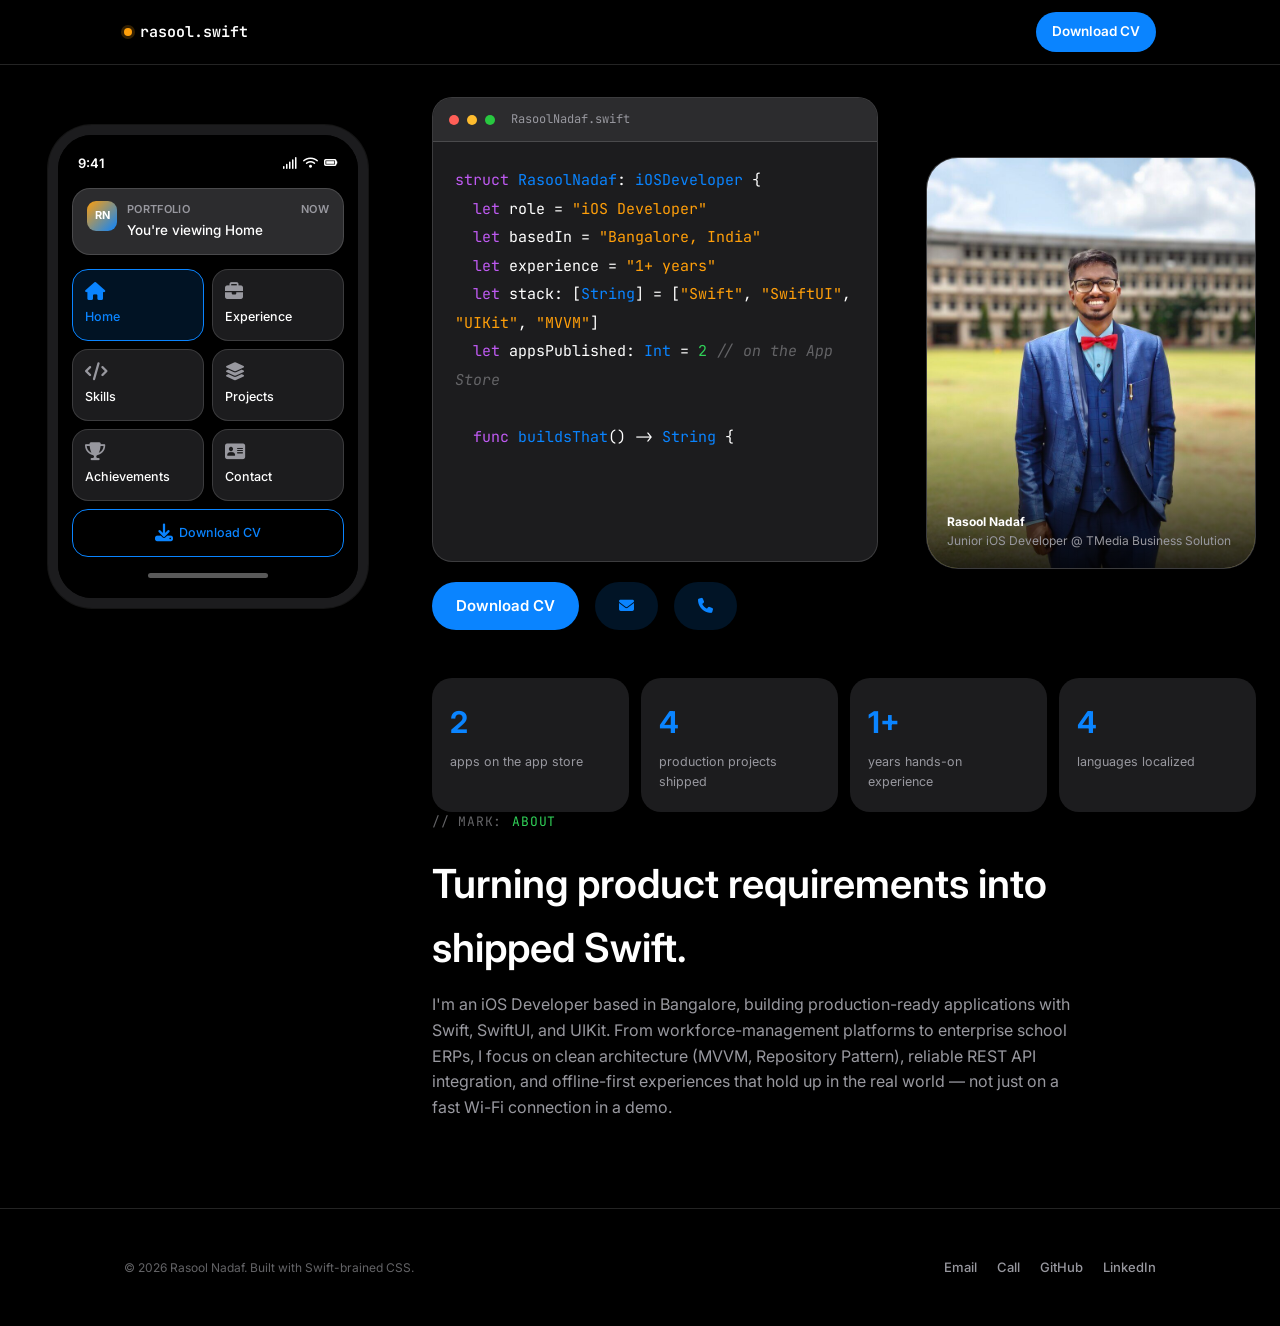
<file: index.html>
<!DOCTYPE html>
<html lang="en">
<head>
<meta charset="UTF-8">
<meta name="viewport" content="width=device-width, initial-scale=1.0">
<title>Rasool Nadaf — iOS Developer</title>
<meta name="description" content="iOS Developer specializing in Swift, SwiftUI &amp; UIKit. Building MazdoorBook, Vastu-Cite, and enterprise apps in production.">
<link rel="stylesheet" href="assets/css/style.css">
<link rel="stylesheet" href="https://cdnjs.cloudflare.com/ajax/libs/font-awesome/6.5.1/css/all.min.css">
</head>
<body>

<nav class="site-nav">
  <div class="wrap">
    <a href="index.html" class="nav-brand"><span class="dot"></span> rasool.swift</a>
    <div class="nav-right">
      <a href="assets/Rasool_Nadaf_Resume.pdf" download class="nav-cv"><span class="cv-full">Download CV</span><span class="cv-short">CV</span></a>
    </div>
  </div>
</nav>

<div class="page-shell">
<div class="phone-nav-wrap">
  <div class="phone-frame">
    <div class="phone-notch"></div>
    <div class="phone-screen">
      <div class="phone-statusbar">
        <span>9:41</span>
        <span class="phone-statusbar-icons"><i class="fa-solid fa-signal" aria-hidden="true"></i><i class="fa-solid fa-wifi" aria-hidden="true"></i><i class="fa-solid fa-battery-full" aria-hidden="true"></i></span>
      </div>
      <div class="phone-notification">
        <div class="notif-icon">RN</div>
        <div class="notif-body">
          <div class="notif-top"><span class="notif-app">Portfolio</span><span class="notif-time">now</span></div>
          <div class="notif-msg">You're viewing Home</div>
        </div>
      </div>
      <div class="phone-grid">
        <a href="index.html" class="phone-tile current"><i class="fa-solid fa-house" aria-hidden="true"></i><span>Home</span></a>
        <a href="experience.html" class="phone-tile"><i class="fa-solid fa-briefcase" aria-hidden="true"></i><span>Experience</span></a>
        <a href="skills.html" class="phone-tile"><i class="fa-solid fa-code" aria-hidden="true"></i><span>Skills</span></a>
        <a href="projects.html" class="phone-tile"><i class="fa-solid fa-layer-group" aria-hidden="true"></i><span>Projects</span></a>
        <a href="achievements.html" class="phone-tile"><i class="fa-solid fa-trophy" aria-hidden="true"></i><span>Achievements</span></a>
        <button type="button" class="phone-tile phone-tile-contact" data-contact-toggle aria-expanded="false" aria-controls="contactPanel"><i class="fa-solid fa-address-card" aria-hidden="true"></i><span>Contact</span></button>
        <a href="assets/Rasool_Nadaf_Resume.pdf" download class="phone-tile phone-tile-cv"><i class="fa-solid fa-download" aria-hidden="true"></i><span>Download CV</span></a>
      </div>
      <div class="phone-contact-panel" id="contactPanel" data-contact-panel hidden>
        <a href="mailto:rasoolnadaf2018@gmail.com" class="contact-icon contact-icon-mail" aria-label="Email"><i class="fa-solid fa-envelope" aria-hidden="true"></i></a>
        <a href="tel:+919353182445" class="contact-icon contact-icon-call" aria-label="Call"><i class="fa-solid fa-phone" aria-hidden="true"></i></a>
        <a href="https://www.linkedin.com/in/rasool-nadaf-2a7974299" target="_blank" rel="noopener" class="contact-icon contact-icon-linkedin" aria-label="LinkedIn"><i class="fa-brands fa-linkedin" aria-hidden="true"></i></a>
        <a href="https://github.com/Rasool-Nadaf" target="_blank" rel="noopener" class="contact-icon contact-icon-github" aria-label="GitHub"><i class="fa-brands fa-github" aria-hidden="true"></i></a>
      </div>
      <div class="phone-home-indicator"></div>
    </div>
  </div>
</div>

<div class="page-content">

<header class="hero wrap">
  <div class="hero-grid">
    <div class="hero-code reveal in">
      <div class="code-window">
        <div class="code-titlebar">
          <span class="traffic red"></span>
          <span class="traffic yellow"></span>
          <span class="traffic green"></span>
          <span class="filename">RasoolNadaf.swift</span>
        </div>
        <div class="code-body">
          <div data-type-line><span class="tok-kw">struct</span> <span class="tok-type">RasoolNadaf</span>: <span class="tok-type">iOSDeveloper</span> {</div>
          <div data-type-line>&nbsp;&nbsp;<span class="tok-kw">let</span> <span class="tok-prop">role</span> = <span class="tok-str">"iOS Developer"</span></div>
          <div data-type-line>&nbsp;&nbsp;<span class="tok-kw">let</span> <span class="tok-prop">basedIn</span> = <span class="tok-str">"Bangalore, India"</span></div>
          <div data-type-line>&nbsp;&nbsp;<span class="tok-kw">let</span> <span class="tok-prop">experience</span> = <span class="tok-str">"1+ years"</span></div>
          <div data-type-line>&nbsp;&nbsp;<span class="tok-kw">let</span> <span class="tok-prop">stack</span>: [<span class="tok-type">String</span>] = [<span class="tok-str">"Swift"</span>, <span class="tok-str">"SwiftUI"</span>, <span class="tok-str">"UIKit"</span>, <span class="tok-str">"MVVM"</span>]</div>
          <div data-type-line>&nbsp;&nbsp;<span class="tok-kw">let</span> <span class="tok-prop">appsPublished</span>: <span class="tok-type">Int</span> = <span class="tok-num">2</span> <span class="tok-com">// on the App Store</span></div>
          <div data-type-line>&nbsp;</div>
          <div data-type-line>&nbsp;&nbsp;<span class="tok-kw">func</span> <span class="tok-fn">buildsThat</span>() -> <span class="tok-type">String</span> {</div>
          <div data-type-line>&nbsp;&nbsp;&nbsp;&nbsp;<span class="tok-kw">return</span> <span class="tok-str">"ship, scale, and don't crash"</span><span class="type-cursor"></span></div>
          <div data-type-line>&nbsp;&nbsp;}</div>
          <div data-type-line>}</div>
        </div>
      </div>
      <div class="detail-actions" style="margin-top:20px;">
        <a href="assets/Rasool_Nadaf_Resume.pdf" download class="btn btn-primary">Download CV</a>
        <a href="mailto:rasoolnadaf2018@gmail.com" class="btn btn-ghost" aria-label="Email me" title="Email">
          <i class="fa fa-envelope"></i>
        </a>
        <a href="tel:+919353182445" class="btn btn-ghost" aria-label="Call me" title="Call">
          <i class="fa fa-phone"></i>
        </a>
      </div>
    </div>
    <div class="hero-photo-frame reveal in">
      <img src="assets/img/profile/photo1.jpg" alt="Rasool Nadaf">
      <div class="hero-caption">
        <strong>Rasool Nadaf</strong><br>
        Junior iOS Developer @ TMedia Business Solution
      </div>
    </div>
  </div>
</header>

<section class="stat-strip wrap reveal">
  <div class="stat">
    <div class="num">2</div>
    <div class="label">apps on the app store</div>
  </div>
  <div class="stat">
    <div class="num">4</div>
    <div class="label">production projects shipped</div>
  </div>
  <div class="stat">
    <div class="num">1+</div>
    <div class="label">years hands-on experience</div>
  </div>
  <div class="stat">
    <div class="num">4</div>
    <div class="label">languages localized</div>
  </div>
</section>

<section class="section wrap">
  <div class="mark-comment reveal">About</div>
  <div class="section-head reveal">
    <h2>Turning product requirements into shipped Swift.</h2>
    <p>
      I'm an iOS Developer based in Bangalore, building production-ready applications
      with Swift, SwiftUI, and UIKit. From workforce-management platforms to enterprise
      school ERPs, I focus on clean architecture (MVVM, Repository Pattern), reliable
      REST API integration, and offline-first experiences that hold up in the real world —
      not just on a fast Wi-Fi connection in a demo.
    </p>
  </div>
</section>

</div>
</div>

<footer class="site-footer">
  <div class="wrap">
    <div class="footer-note">© 2026 Rasool Nadaf. Built with Swift-brained CSS.</div>
    <div class="footer-links">
      <a href="mailto:rasoolnadaf2018@gmail.com">Email</a>
      <a href="tel:+919353182445">Call</a>
      <a href="https://github.com/Rasool-Nadaf" target="_blank" rel="noopener">GitHub</a>
      <a href="https://www.linkedin.com/in/rasool-nadaf-2a7974299" target="_blank" rel="noopener">LinkedIn</a>
    </div>
  </div>
</footer>

<script src="assets/js/main.js"></script>
</body>
</html>
</file>
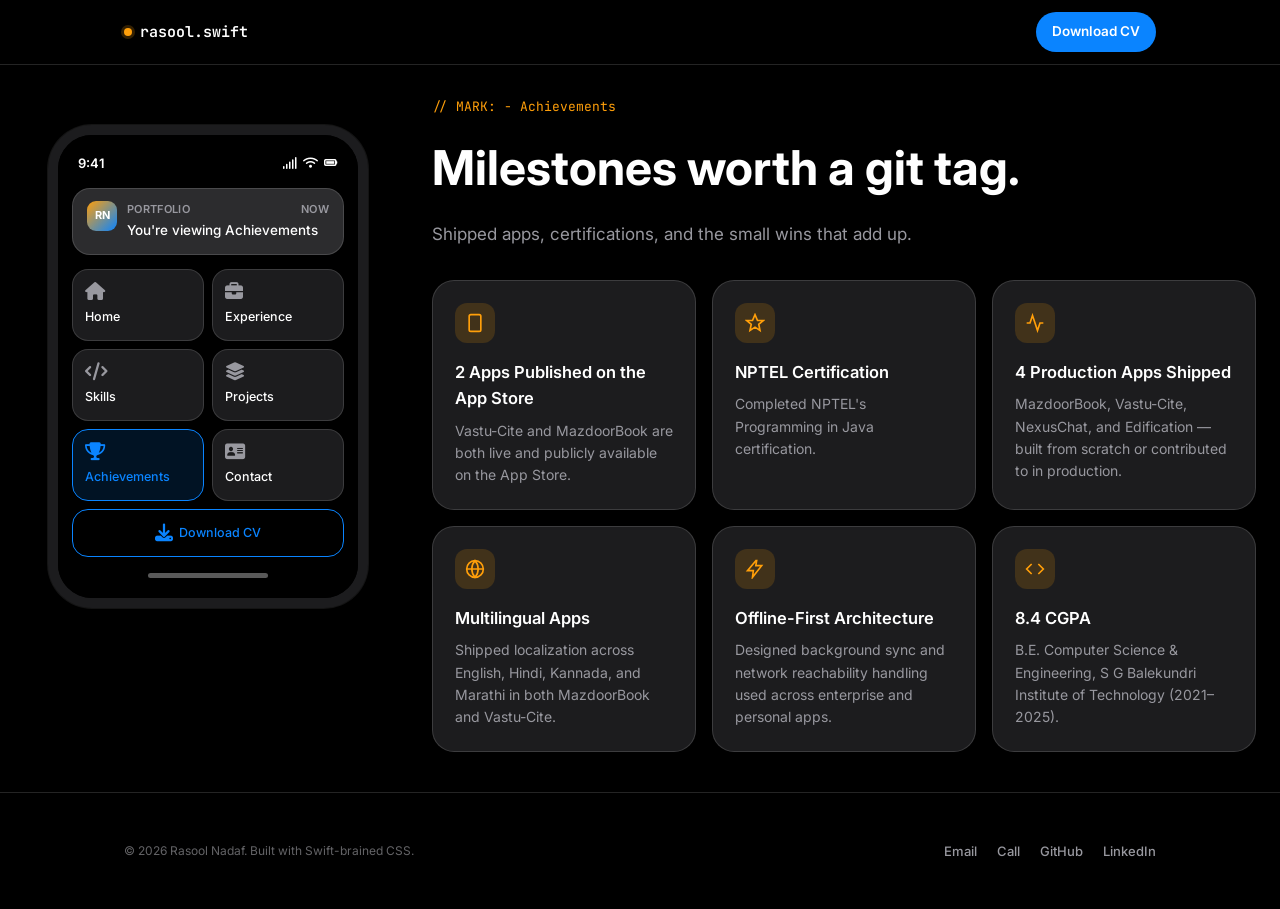
<file: achievements.html>
<!DOCTYPE html>
<html lang="en">
<head>
<meta charset="UTF-8">
<meta name="viewport" content="width=device-width, initial-scale=1.0">
<title>Achievements — Rasool Nadaf</title>
<link rel="stylesheet" href="assets/css/style.css">
<link rel="stylesheet" href="https://cdnjs.cloudflare.com/ajax/libs/font-awesome/6.5.1/css/all.min.css">
</head>
<body>

<nav class="site-nav">
  <div class="wrap">
    <a href="index.html" class="nav-brand"><span class="dot"></span> rasool.swift</a>
    <div class="nav-right">
      <a href="assets/Rasool_Nadaf_Resume.pdf" download class="nav-cv"><span class="cv-full">Download CV</span><span class="cv-short">CV</span></a>
    </div>
  </div>
</nav>

<div class="page-shell">
<div class="phone-nav-wrap">
  <div class="phone-frame">
    <div class="phone-notch"></div>
    <div class="phone-screen">
      <div class="phone-statusbar">
        <span>9:41</span>
        <span class="phone-statusbar-icons"><i class="fa-solid fa-signal" aria-hidden="true"></i><i class="fa-solid fa-wifi" aria-hidden="true"></i><i class="fa-solid fa-battery-full" aria-hidden="true"></i></span>
      </div>
      <div class="phone-notification">
        <div class="notif-icon">RN</div>
        <div class="notif-body">
          <div class="notif-top"><span class="notif-app">Portfolio</span><span class="notif-time">now</span></div>
          <div class="notif-msg">You're viewing Achievements</div>
        </div>
      </div>
      <div class="phone-grid">
        <a href="index.html" class="phone-tile"><i class="fa-solid fa-house" aria-hidden="true"></i><span>Home</span></a>
        <a href="experience.html" class="phone-tile"><i class="fa-solid fa-briefcase" aria-hidden="true"></i><span>Experience</span></a>
        <a href="skills.html" class="phone-tile"><i class="fa-solid fa-code" aria-hidden="true"></i><span>Skills</span></a>
        <a href="projects.html" class="phone-tile"><i class="fa-solid fa-layer-group" aria-hidden="true"></i><span>Projects</span></a>
        <a href="achievements.html" class="phone-tile current"><i class="fa-solid fa-trophy" aria-hidden="true"></i><span>Achievements</span></a>
        <button type="button" class="phone-tile phone-tile-contact" data-contact-toggle aria-expanded="false" aria-controls="contactPanel"><i class="fa-solid fa-address-card" aria-hidden="true"></i><span>Contact</span></button>
        <a href="assets/Rasool_Nadaf_Resume.pdf" download class="phone-tile phone-tile-cv"><i class="fa-solid fa-download" aria-hidden="true"></i><span>Download CV</span></a>
      </div>
      <div class="phone-contact-panel" id="contactPanel" data-contact-panel hidden>
        <a href="mailto:rasoolnadaf2018@gmail.com" class="contact-icon contact-icon-mail" aria-label="Email"><i class="fa-solid fa-envelope" aria-hidden="true"></i></a>
        <a href="tel:+919353182445" class="contact-icon contact-icon-call" aria-label="Call"><i class="fa-solid fa-phone" aria-hidden="true"></i></a>
        <a href="https://www.linkedin.com/in/rasool-nadaf-2a7974299" target="_blank" rel="noopener" class="contact-icon contact-icon-linkedin" aria-label="LinkedIn"><i class="fa-brands fa-linkedin" aria-hidden="true"></i></a>
        <a href="https://github.com/Rasool-Nadaf" target="_blank" rel="noopener" class="contact-icon contact-icon-github" aria-label="GitHub"><i class="fa-brands fa-github" aria-hidden="true"></i></a>
      </div>
      <div class="phone-home-indicator"></div>
    </div>
  </div>
</div>

<div class="page-content">

<header class="page-hero wrap">
  <div class="eyebrow reveal in">// MARK: - Achievements</div>
  <h1 class="reveal in">Milestones worth a git tag.</h1>
  <p class="lede reveal in">Shipped apps, certifications, and the small wins that add up.</p>
</header>

<section class="section wrap" style="padding-top:32px;">
  <div class="achieve-grid">

    <div class="achieve-card reveal">
      <div class="icon">
        <svg width="20" height="20" viewBox="0 0 24 24" fill="none" stroke="currentColor" stroke-width="2"><rect x="5" y="2" width="14" height="20" rx="2"/><path d="M12 18h.01"/></svg>
      </div>
      <h4>2 Apps Published on the App Store</h4>
      <p>Vastu-Cite and MazdoorBook are both live and publicly available on the App Store.</p>
    </div>

    <div class="achieve-card reveal">
      <div class="icon">
        <svg width="20" height="20" viewBox="0 0 24 24" fill="none" stroke="currentColor" stroke-width="2"><path d="M12 2l3 7h7l-5.5 4.5L18 21l-6-4-6 4 1.5-7.5L2 9h7z"/></svg>
      </div>
      <h4>NPTEL Certification</h4>
      <p>Completed NPTEL's Programming in Java certification.</p>
    </div>

    <div class="achieve-card reveal">
      <div class="icon">
        <svg width="20" height="20" viewBox="0 0 24 24" fill="none" stroke="currentColor" stroke-width="2"><path d="M22 12h-4l-3 9L9 3l-3 9H2"/></svg>
      </div>
      <h4>4 Production Apps Shipped</h4>
      <p>MazdoorBook, Vastu-Cite, NexusChat, and Edification — built from scratch or contributed to in production.</p>
    </div>

    <div class="achieve-card reveal">
      <div class="icon">
        <svg width="20" height="20" viewBox="0 0 24 24" fill="none" stroke="currentColor" stroke-width="2"><circle cx="12" cy="12" r="10"/><path d="M2 12h20M12 2a15 15 0 010 20 15 15 0 010-20z"/></svg>
      </div>
      <h4>Multilingual Apps</h4>
      <p>Shipped localization across English, Hindi, Kannada, and Marathi in both MazdoorBook and Vastu-Cite.</p>
    </div>

    <div class="achieve-card reveal">
      <div class="icon">
        <svg width="20" height="20" viewBox="0 0 24 24" fill="none" stroke="currentColor" stroke-width="2"><path d="M13 2L3 14h7l-1 8 11-14h-7l1-6z"/></svg>
      </div>
      <h4>Offline-First Architecture</h4>
      <p>Designed background sync and network reachability handling used across enterprise and personal apps.</p>
    </div>

    <div class="achieve-card reveal">
      <div class="icon">
        <svg width="20" height="20" viewBox="0 0 24 24" fill="none" stroke="currentColor" stroke-width="2"><path d="M16 18l6-6-6-6M8 6l-6 6 6 6"/></svg>
      </div>
      <h4>8.4 CGPA</h4>
      <p>B.E. Computer Science &amp; Engineering, S G Balekundri Institute of Technology (2021–2025).</p>
    </div>

  </div>
</section>

</div>
</div>

<footer class="site-footer">
  <div class="wrap">
    <div class="footer-note">© 2026 Rasool Nadaf. Built with Swift-brained CSS.</div>
    <div class="footer-links">
      <a href="mailto:rasoolnadaf2018@gmail.com">Email</a>
      <a href="tel:+919353182445">Call</a>
      <a href="https://github.com/Rasool-Nadaf" target="_blank" rel="noopener">GitHub</a>
      <a href="https://www.linkedin.com/in/rasool-nadaf-2a7974299" target="_blank" rel="noopener">LinkedIn</a>
    </div>
  </div>
</footer>

<script src="assets/js/main.js"></script>
</body>
</html>
</file>
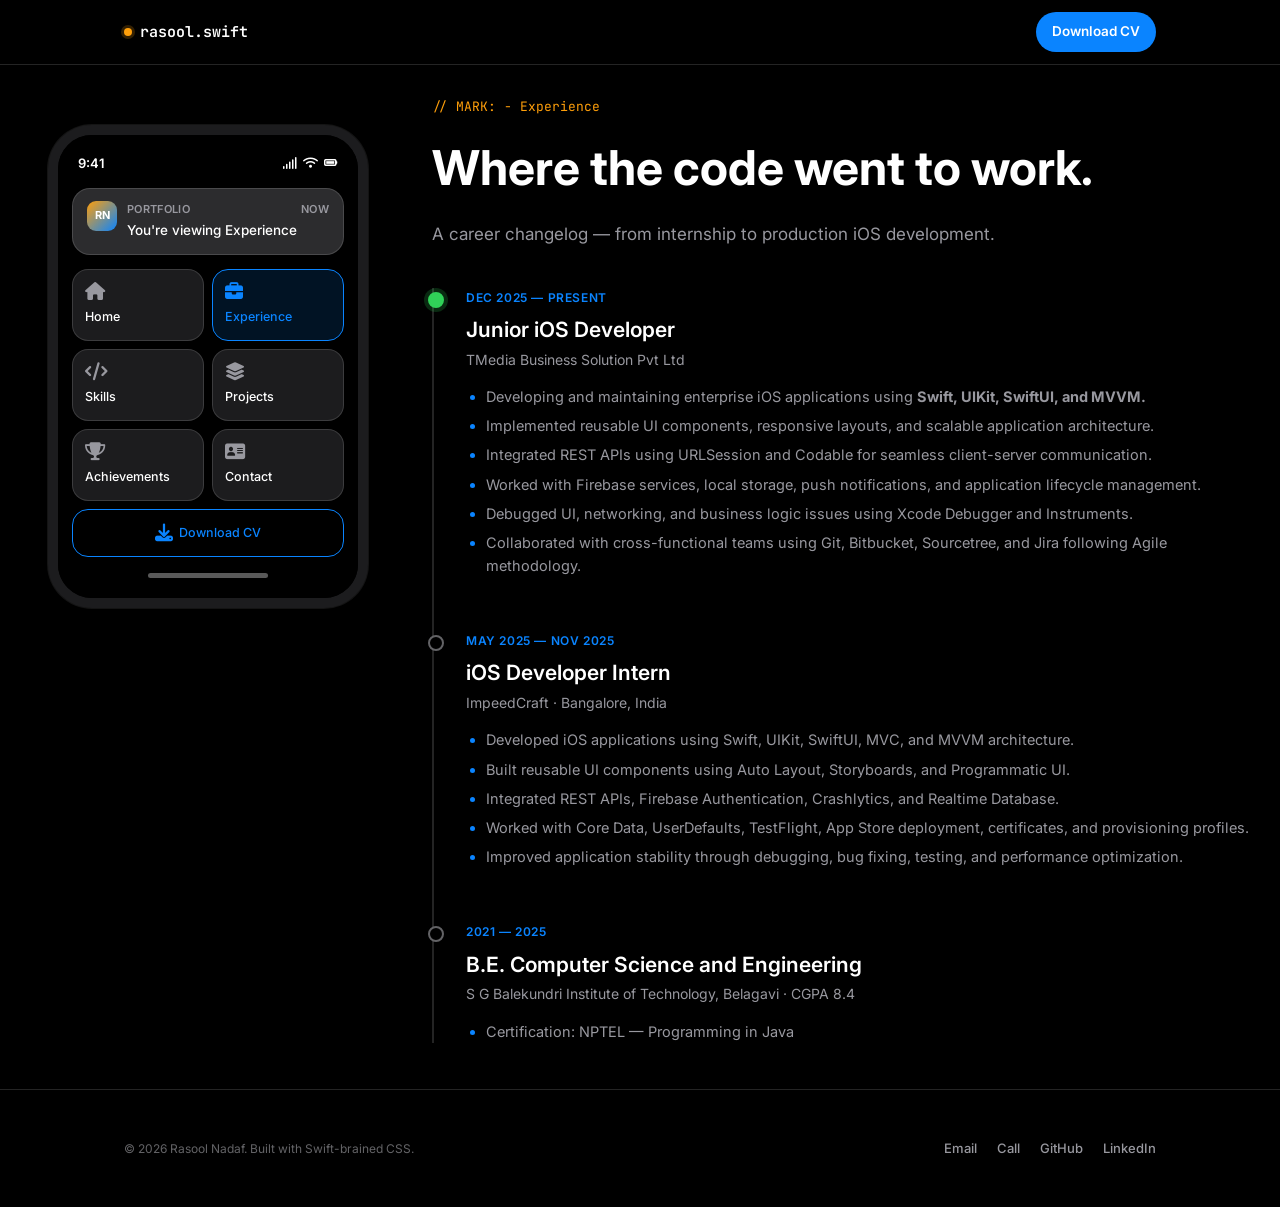
<file: experience.html>
<!DOCTYPE html>
<html lang="en">
<head>
<meta charset="UTF-8">
<meta name="viewport" content="width=device-width, initial-scale=1.0">
<title>Experience — Rasool Nadaf</title>
<link rel="stylesheet" href="assets/css/style.css">
<link rel="stylesheet" href="https://cdnjs.cloudflare.com/ajax/libs/font-awesome/6.5.1/css/all.min.css">
</head>
<body>

<nav class="site-nav">
  <div class="wrap">
    <a href="index.html" class="nav-brand"><span class="dot"></span> rasool.swift</a>
    <div class="nav-right">
      <a href="assets/Rasool_Nadaf_Resume.pdf" download class="nav-cv"><span class="cv-full">Download CV</span><span class="cv-short">CV</span></a>
    </div>
  </div>
</nav>

<div class="page-shell">
<div class="phone-nav-wrap">
  <div class="phone-frame">
    <div class="phone-notch"></div>
    <div class="phone-screen">
      <div class="phone-statusbar">
        <span>9:41</span>
        <span class="phone-statusbar-icons"><i class="fa-solid fa-signal" aria-hidden="true"></i><i class="fa-solid fa-wifi" aria-hidden="true"></i><i class="fa-solid fa-battery-full" aria-hidden="true"></i></span>
      </div>
      <div class="phone-notification">
        <div class="notif-icon">RN</div>
        <div class="notif-body">
          <div class="notif-top"><span class="notif-app">Portfolio</span><span class="notif-time">now</span></div>
          <div class="notif-msg">You're viewing Experience</div>
        </div>
      </div>
      <div class="phone-grid">
        <a href="index.html" class="phone-tile"><i class="fa-solid fa-house" aria-hidden="true"></i><span>Home</span></a>
        <a href="experience.html" class="phone-tile current"><i class="fa-solid fa-briefcase" aria-hidden="true"></i><span>Experience</span></a>
        <a href="skills.html" class="phone-tile"><i class="fa-solid fa-code" aria-hidden="true"></i><span>Skills</span></a>
        <a href="projects.html" class="phone-tile"><i class="fa-solid fa-layer-group" aria-hidden="true"></i><span>Projects</span></a>
        <a href="achievements.html" class="phone-tile"><i class="fa-solid fa-trophy" aria-hidden="true"></i><span>Achievements</span></a>
        <button type="button" class="phone-tile phone-tile-contact" data-contact-toggle aria-expanded="false" aria-controls="contactPanel"><i class="fa-solid fa-address-card" aria-hidden="true"></i><span>Contact</span></button>
        <a href="assets/Rasool_Nadaf_Resume.pdf" download class="phone-tile phone-tile-cv"><i class="fa-solid fa-download" aria-hidden="true"></i><span>Download CV</span></a>
      </div>
      <div class="phone-contact-panel" id="contactPanel" data-contact-panel hidden>
        <a href="mailto:rasoolnadaf2018@gmail.com" class="contact-icon contact-icon-mail" aria-label="Email"><i class="fa-solid fa-envelope" aria-hidden="true"></i></a>
        <a href="tel:+919353182445" class="contact-icon contact-icon-call" aria-label="Call"><i class="fa-solid fa-phone" aria-hidden="true"></i></a>
        <a href="https://www.linkedin.com/in/rasool-nadaf-2a7974299" target="_blank" rel="noopener" class="contact-icon contact-icon-linkedin" aria-label="LinkedIn"><i class="fa-brands fa-linkedin" aria-hidden="true"></i></a>
        <a href="https://github.com/Rasool-Nadaf" target="_blank" rel="noopener" class="contact-icon contact-icon-github" aria-label="GitHub"><i class="fa-brands fa-github" aria-hidden="true"></i></a>
      </div>
      <div class="phone-home-indicator"></div>
    </div>
  </div>
</div>

<div class="page-content">

<header class="page-hero wrap">
  <div class="eyebrow reveal in">// MARK: - Experience</div>
  <h1 class="reveal in">Where the code went to work.</h1>
  <p class="lede reveal in">A career changelog — from internship to production iOS development.</p>
</header>

<section class="section wrap" style="padding-top:40px;">
  <div class="timeline">

    <div class="timeline-item current reveal">
      <div class="timeline-date">Dec 2025 — Present</div>
      <h3>Junior iOS Developer</h3>
      <div class="org">TMedia Business Solution Pvt Ltd</div>
      <ul>
        <li>Developing and maintaining enterprise iOS applications using <strong>Swift, UIKit, SwiftUI, and MVVM.</strong></li>
        <li>Implemented reusable UI components, responsive layouts, and scalable application architecture.</li>
        <li>Integrated REST APIs using URLSession and Codable for seamless client-server communication.</li>
        <li>Worked with Firebase services, local storage, push notifications, and application lifecycle management.</li>
        <li>Debugged UI, networking, and business logic issues using Xcode Debugger and Instruments.</li>
        <li>Collaborated with cross-functional teams using Git, Bitbucket, Sourcetree, and Jira following Agile methodology.</li>
      </ul>
    </div>

    <div class="timeline-item reveal">
      <div class="timeline-date">May 2025 — Nov 2025</div>
      <h3>iOS Developer Intern</h3>
      <div class="org">ImpeedCraft · Bangalore, India</div>
      <ul>
        <li>Developed iOS applications using Swift, UIKit, SwiftUI, MVC, and MVVM architecture.</li>
        <li>Built reusable UI components using Auto Layout, Storyboards, and Programmatic UI.</li>
        <li>Integrated REST APIs, Firebase Authentication, Crashlytics, and Realtime Database.</li>
        <li>Worked with Core Data, UserDefaults, TestFlight, App Store deployment, certificates, and provisioning profiles.</li>
        <li>Improved application stability through debugging, bug fixing, testing, and performance optimization.</li>
      </ul>
    </div>

    <div class="timeline-item reveal">
      <div class="timeline-date">2021 — 2025</div>
      <h3>B.E. Computer Science and Engineering</h3>
      <div class="org">S G Balekundri Institute of Technology, Belagavi · CGPA 8.4</div>
      <ul>
        <li>Certification: NPTEL — Programming in Java</li>
      </ul>
    </div>

  </div>
</section>

</div>
</div>

<footer class="site-footer">
  <div class="wrap">
    <div class="footer-note">© 2026 Rasool Nadaf. Built with Swift-brained CSS.</div>
    <div class="footer-links">
      <a href="mailto:rasoolnadaf2018@gmail.com">Email</a>
      <a href="tel:+919353182445">Call</a>
      <a href="https://github.com/Rasool-Nadaf" target="_blank" rel="noopener">GitHub</a>
      <a href="https://www.linkedin.com/in/rasool-nadaf-2a7974299" target="_blank" rel="noopener">LinkedIn</a>
    </div>
  </div>
</footer>

<script src="assets/js/main.js"></script>
</body>
</html>
</file>
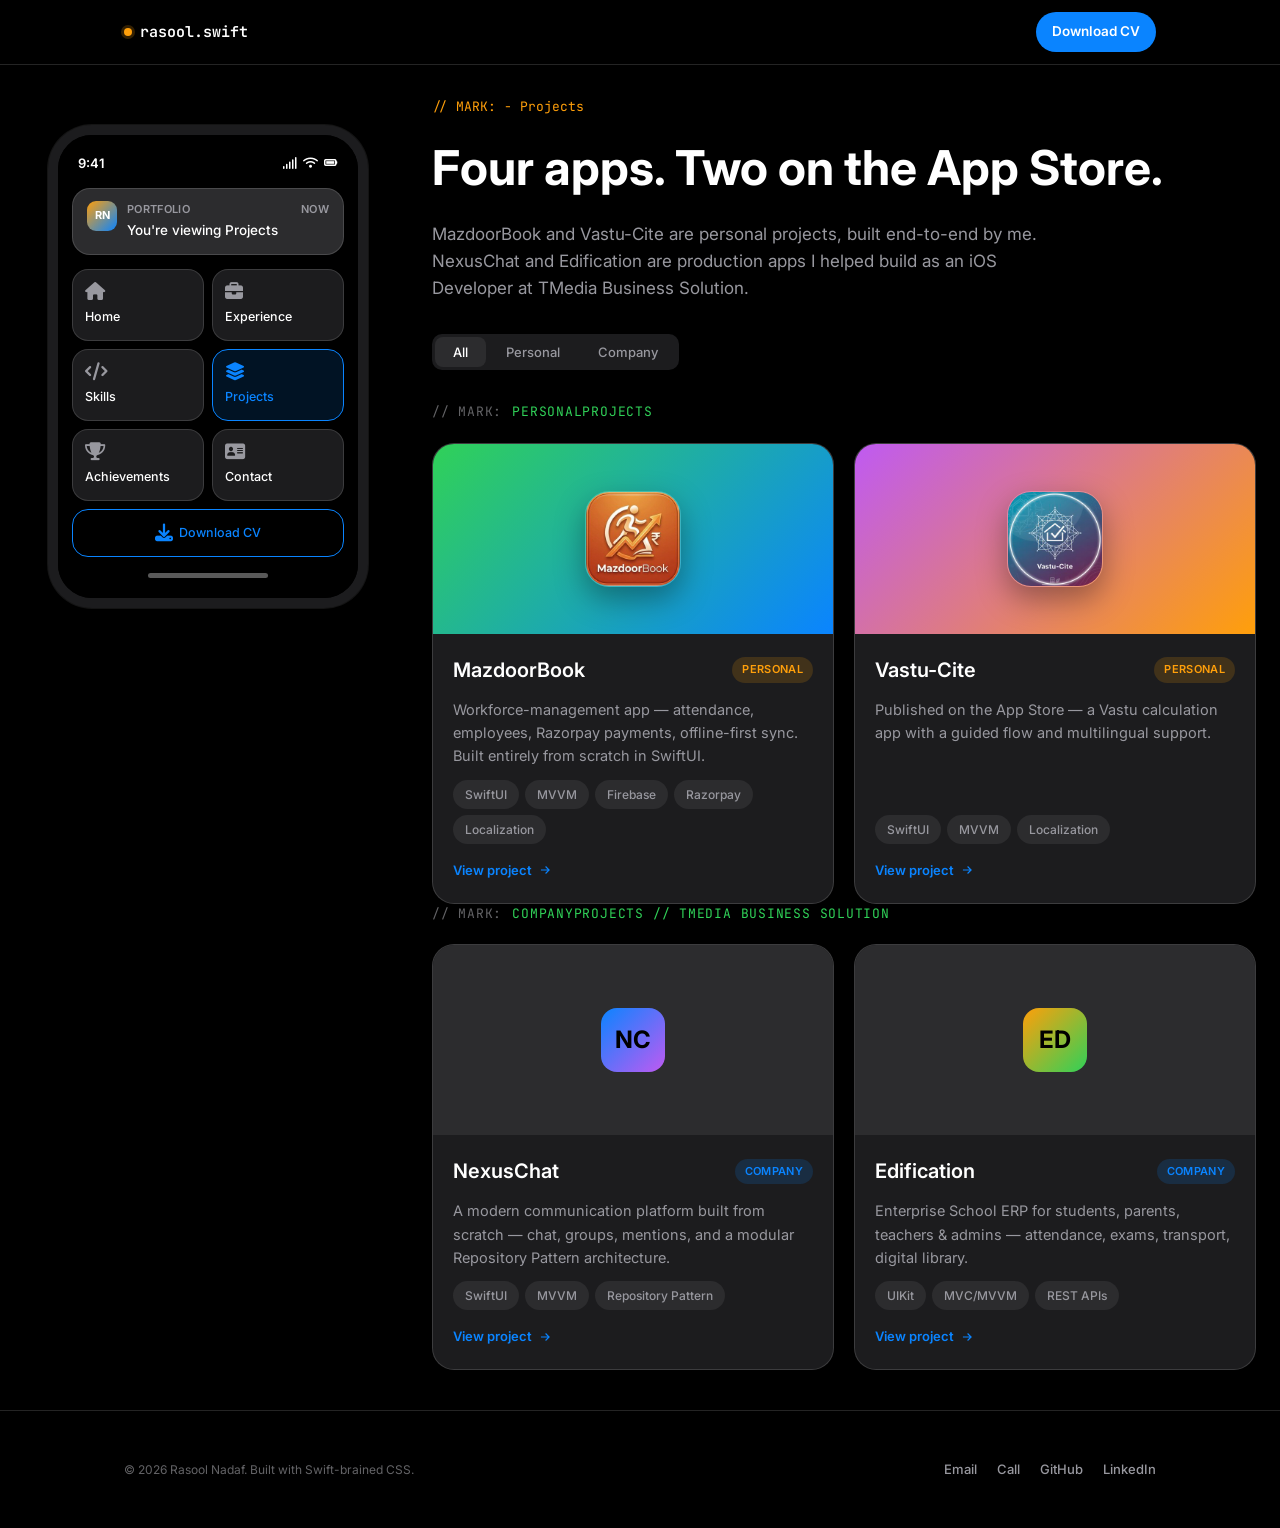
<file: projects.html>
<!DOCTYPE html>
<html lang="en">
<head>
<meta charset="UTF-8">
<meta name="viewport" content="width=device-width, initial-scale=1.0">
<title>Projects — Rasool Nadaf</title>
<link rel="stylesheet" href="assets/css/style.css">
<link rel="stylesheet" href="https://cdnjs.cloudflare.com/ajax/libs/font-awesome/6.5.1/css/all.min.css">
</head>
<body>

<nav class="site-nav">
  <div class="wrap">
    <a href="index.html" class="nav-brand"><span class="dot"></span> rasool.swift</a>
    <div class="nav-right">
      <a href="assets/Rasool_Nadaf_Resume.pdf" download class="nav-cv"><span class="cv-full">Download CV</span><span class="cv-short">CV</span></a>
    </div>
  </div>
</nav>

<div class="page-shell">
<div class="phone-nav-wrap">
  <div class="phone-frame">
    <div class="phone-notch"></div>
    <div class="phone-screen">
      <div class="phone-statusbar">
        <span>9:41</span>
        <span class="phone-statusbar-icons"><i class="fa-solid fa-signal" aria-hidden="true"></i><i class="fa-solid fa-wifi" aria-hidden="true"></i><i class="fa-solid fa-battery-full" aria-hidden="true"></i></span>
      </div>
      <div class="phone-notification">
        <div class="notif-icon">RN</div>
        <div class="notif-body">
          <div class="notif-top"><span class="notif-app">Portfolio</span><span class="notif-time">now</span></div>
          <div class="notif-msg">You're viewing Projects</div>
        </div>
      </div>
      <div class="phone-grid">
        <a href="index.html" class="phone-tile"><i class="fa-solid fa-house" aria-hidden="true"></i><span>Home</span></a>
        <a href="experience.html" class="phone-tile"><i class="fa-solid fa-briefcase" aria-hidden="true"></i><span>Experience</span></a>
        <a href="skills.html" class="phone-tile"><i class="fa-solid fa-code" aria-hidden="true"></i><span>Skills</span></a>
        <a href="projects.html" class="phone-tile current"><i class="fa-solid fa-layer-group" aria-hidden="true"></i><span>Projects</span></a>
        <a href="achievements.html" class="phone-tile"><i class="fa-solid fa-trophy" aria-hidden="true"></i><span>Achievements</span></a>
        <button type="button" class="phone-tile phone-tile-contact" data-contact-toggle aria-expanded="false" aria-controls="contactPanel"><i class="fa-solid fa-address-card" aria-hidden="true"></i><span>Contact</span></button>
        <a href="assets/Rasool_Nadaf_Resume.pdf" download class="phone-tile phone-tile-cv"><i class="fa-solid fa-download" aria-hidden="true"></i><span>Download CV</span></a>
      </div>
      <div class="phone-contact-panel" id="contactPanel" data-contact-panel hidden>
        <a href="mailto:rasoolnadaf2018@gmail.com" class="contact-icon contact-icon-mail" aria-label="Email"><i class="fa-solid fa-envelope" aria-hidden="true"></i></a>
        <a href="tel:+919353182445" class="contact-icon contact-icon-call" aria-label="Call"><i class="fa-solid fa-phone" aria-hidden="true"></i></a>
        <a href="https://www.linkedin.com/in/rasool-nadaf-2a7974299" target="_blank" rel="noopener" class="contact-icon contact-icon-linkedin" aria-label="LinkedIn"><i class="fa-brands fa-linkedin" aria-hidden="true"></i></a>
        <a href="https://github.com/Rasool-Nadaf" target="_blank" rel="noopener" class="contact-icon contact-icon-github" aria-label="GitHub"><i class="fa-brands fa-github" aria-hidden="true"></i></a>
      </div>
      <div class="phone-home-indicator"></div>
    </div>
  </div>
</div>

<div class="page-content">

<header class="page-hero wrap">
  <div class="eyebrow reveal in">// MARK: - Projects</div>
  <h1 class="reveal in">Four apps. Two on the App Store.</h1>
  <p class="lede reveal in">MazdoorBook and Vastu-Cite are personal projects, built end-to-end by me. NexusChat and Edification are production apps I helped build as an iOS Developer at TMedia Business Solution.</p>
</header>

<section class="wrap" style="padding-top:32px;">
  <div class="segmented-control reveal in" role="tablist" aria-label="Filter projects">
    <button class="segment active" data-filter="all">All</button>
    <button class="segment" data-filter="personal">Personal</button>
    <button class="segment" data-filter="company">Company</button>
  </div>
</section>

<section class="section wrap" style="padding-top:0;" data-category="personal">
  <div class="mark-comment reveal">personalProjects</div>
  <div class="project-grid">

    <a href="projects/mazdoorbook.html" class="project-card reveal">
      <div class="thumb thumb-app-icon" style="background:linear-gradient(135deg, var(--mint), var(--signal));">
        <img src="assets/img/mazdoorbook/icon.jpg" alt="MazdoorBook app icon">
      </div>
      <div class="body">
        <h3>MazdoorBook <span class="badge badge-personal">Personal</span></h3>
        <p class="desc">Workforce-management app — attendance, employees, Razorpay payments, offline-first sync. Built entirely from scratch in SwiftUI.</p>
        <div class="tag-row">
          <span class="tag">SwiftUI</span><span class="tag">MVVM</span><span class="tag">Firebase</span><span class="tag">Razorpay</span><span class="tag">Localization</span>
        </div>
        <span class="card-link">View project <svg width="14" height="14" viewBox="0 0 24 24" fill="none" stroke="currentColor" stroke-width="2"><path d="M5 12h14M13 6l6 6-6 6"/></svg></span>
      </div>
    </a>

    <a href="projects/vastu-cite.html" class="project-card reveal">
      <div class="thumb thumb-app-icon" style="background:linear-gradient(135deg, var(--mauve), var(--swift));">
        <img src="assets/img/vastu-cite/icon.jpg" alt="Vastu-Cite app icon">
      </div>
      <div class="body">
        <h3>Vastu-Cite <span class="badge badge-personal">Personal</span></h3>
        <p class="desc">Published on the App Store — a Vastu calculation app with a guided flow and multilingual support.</p>
        <div class="tag-row">
          <span class="tag">SwiftUI</span><span class="tag">MVVM</span><span class="tag">Localization</span>
        </div>
        <span class="card-link">View project <svg width="14" height="14" viewBox="0 0 24 24" fill="none" stroke="currentColor" stroke-width="2"><path d="M5 12h14M13 6l6 6-6 6"/></svg></span>
      </div>
    </a>
  </div>
</section>

<section class="section wrap" style="padding-top:0;" data-category="company">
  <div class="mark-comment reveal">companyProjects // TMedia Business Solution</div>
  <div class="project-grid">

    <a href="projects/nexuschat.html" class="project-card reveal">
      <div class="thumb thumb-icon-row" style="justify-content:center;">
        <div style="width:64px;height:64px;border-radius:16px;background:linear-gradient(135deg, var(--signal), var(--mauve));display:flex;align-items:center;justify-content:center;font-family:var(--font-display);font-weight:700;font-size:24px;color:var(--ink);">NC</div>
      </div>
      <div class="body">
        <h3>NexusChat <span class="badge badge-company">Company</span></h3>
        <p class="desc">A modern communication platform built from scratch — chat, groups, mentions, and a modular Repository Pattern architecture.</p>
        <div class="tag-row">
          <span class="tag">SwiftUI</span><span class="tag">MVVM</span><span class="tag">Repository Pattern</span>
        </div>
        <span class="card-link">View project <svg width="14" height="14" viewBox="0 0 24 24" fill="none" stroke="currentColor" stroke-width="2"><path d="M5 12h14M13 6l6 6-6 6"/></svg></span>
      </div>
    </a>

    <a href="projects/edification.html" class="project-card reveal">
      <div class="thumb thumb-icon-row" style="justify-content:center;">
        <div style="width:64px;height:64px;border-radius:16px;background:linear-gradient(135deg, var(--swift), var(--mint));display:flex;align-items:center;justify-content:center;font-family:var(--font-display);font-weight:700;font-size:24px;color:var(--ink);">ED</div>
      </div>
      <div class="body">
        <h3>Edification <span class="badge badge-company">Company</span></h3>
        <p class="desc">Enterprise School ERP for students, parents, teachers &amp; admins — attendance, exams, transport, digital library.</p>
        <div class="tag-row">
          <span class="tag">UIKit</span><span class="tag">MVC/MVVM</span><span class="tag">REST APIs</span>
        </div>
        <span class="card-link">View project <svg width="14" height="14" viewBox="0 0 24 24" fill="none" stroke="currentColor" stroke-width="2"><path d="M5 12h14M13 6l6 6-6 6"/></svg></span>
      </div>
    </a>
  </div>
</section>

</div>
</div>

<footer class="site-footer">
  <div class="wrap">
    <div class="footer-note">© 2026 Rasool Nadaf. Built with Swift-brained CSS.</div>
    <div class="footer-links">
      <a href="mailto:rasoolnadaf2018@gmail.com">Email</a>
      <a href="tel:+919353182445">Call</a>
      <a href="https://github.com/Rasool-Nadaf" target="_blank" rel="noopener">GitHub</a>
      <a href="https://www.linkedin.com/in/rasool-nadaf-2a7974299" target="_blank" rel="noopener">LinkedIn</a>
    </div>
  </div>
</footer>

<script src="assets/js/main.js"></script>
</body>
</html>
</file>
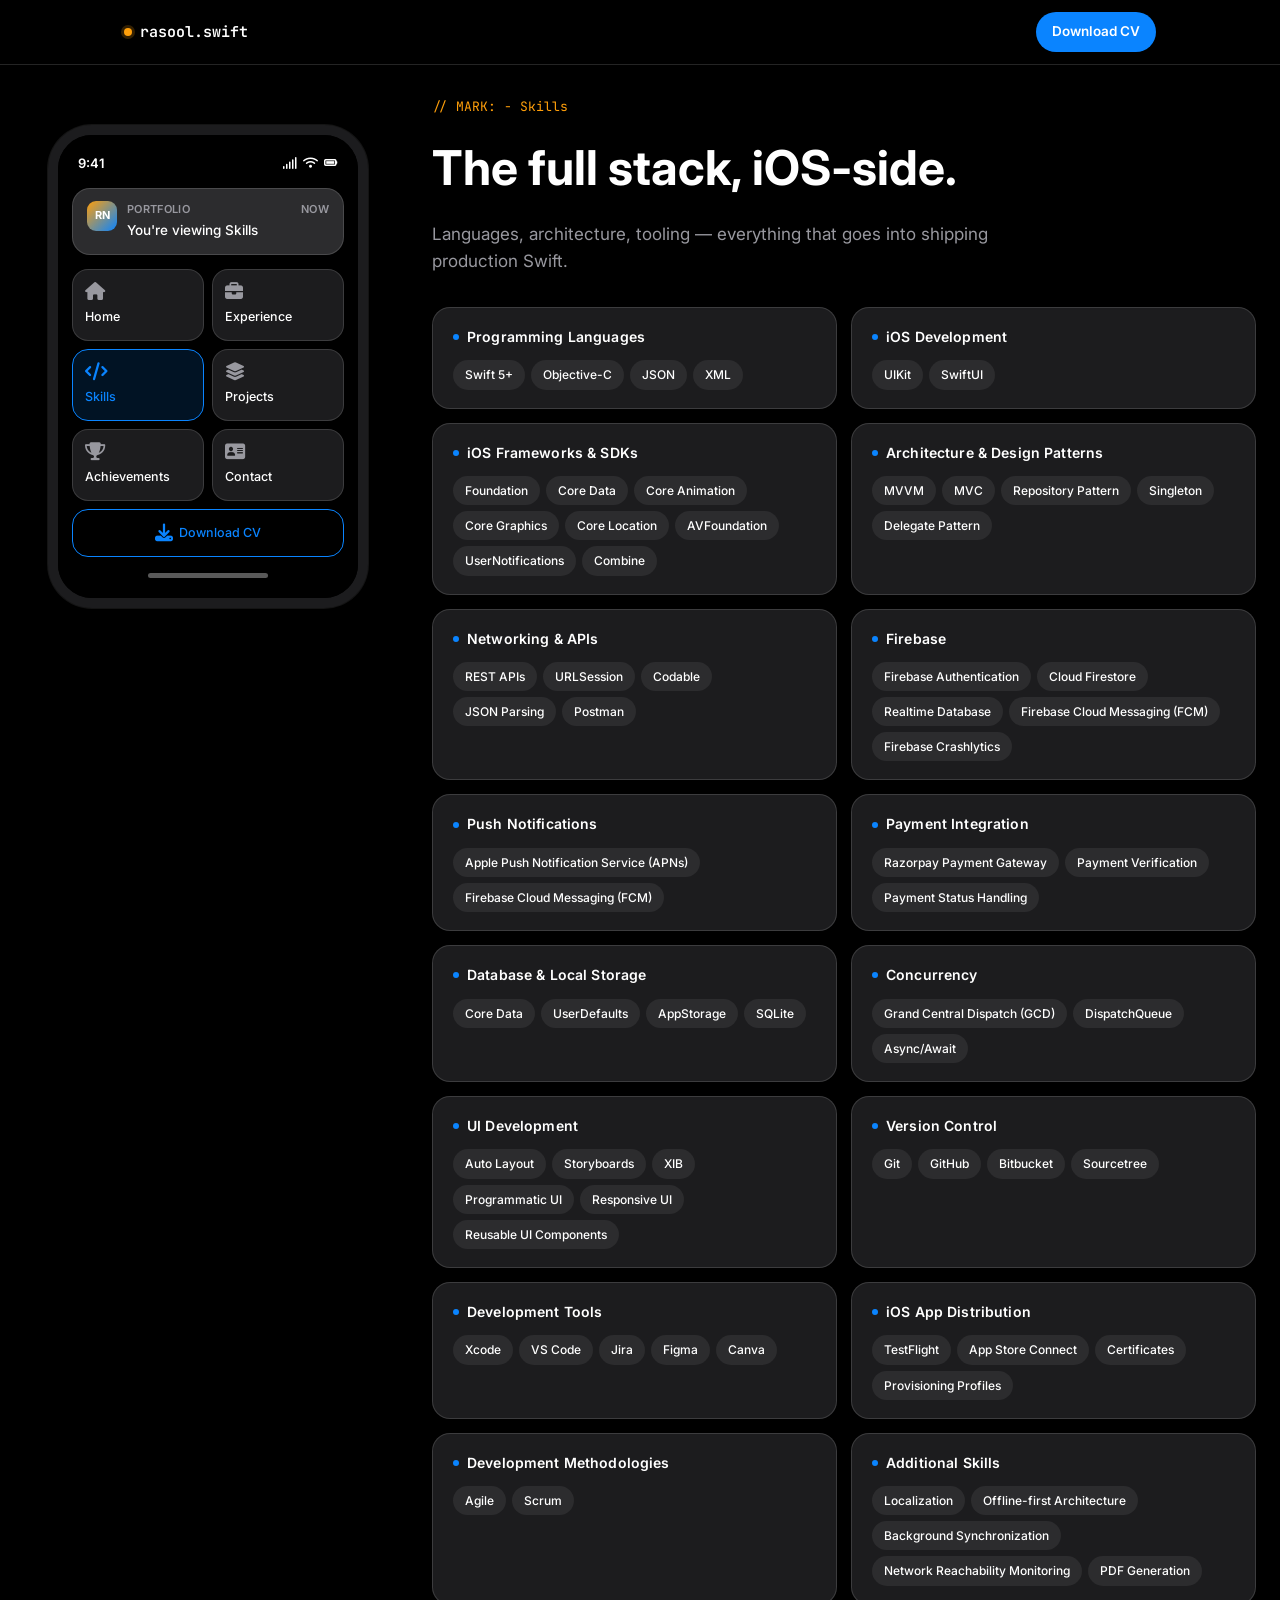
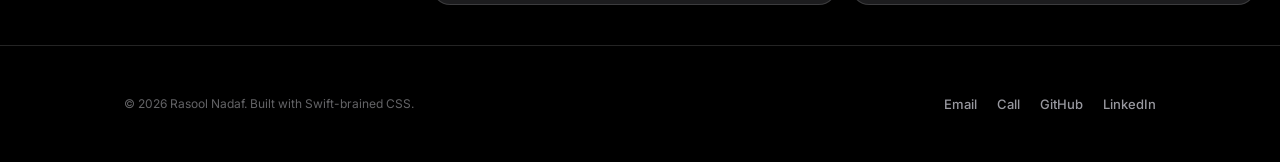
<file: skills.html>
<!DOCTYPE html>
<html lang="en">
<head>
<meta charset="UTF-8">
<meta name="viewport" content="width=device-width, initial-scale=1.0">
<title>Skills — Rasool Nadaf</title>
<link rel="stylesheet" href="assets/css/style.css">
<link rel="stylesheet" href="https://cdnjs.cloudflare.com/ajax/libs/font-awesome/6.5.1/css/all.min.css">
</head>
<body>

<nav class="site-nav">
  <div class="wrap">
    <a href="index.html" class="nav-brand"><span class="dot"></span> rasool.swift</a>
    <div class="nav-right">
      <a href="assets/Rasool_Nadaf_Resume.pdf" download class="nav-cv"><span class="cv-full">Download CV</span><span class="cv-short">CV</span></a>
    </div>
  </div>
</nav>

<div class="page-shell">
<div class="phone-nav-wrap">
  <div class="phone-frame">
    <div class="phone-notch"></div>
    <div class="phone-screen">
      <div class="phone-statusbar">
        <span>9:41</span>
        <span class="phone-statusbar-icons"><i class="fa-solid fa-signal" aria-hidden="true"></i><i class="fa-solid fa-wifi" aria-hidden="true"></i><i class="fa-solid fa-battery-full" aria-hidden="true"></i></span>
      </div>
      <div class="phone-notification">
        <div class="notif-icon">RN</div>
        <div class="notif-body">
          <div class="notif-top"><span class="notif-app">Portfolio</span><span class="notif-time">now</span></div>
          <div class="notif-msg">You're viewing Skills</div>
        </div>
      </div>
      <div class="phone-grid">
        <a href="index.html" class="phone-tile"><i class="fa-solid fa-house" aria-hidden="true"></i><span>Home</span></a>
        <a href="experience.html" class="phone-tile"><i class="fa-solid fa-briefcase" aria-hidden="true"></i><span>Experience</span></a>
        <a href="skills.html" class="phone-tile current"><i class="fa-solid fa-code" aria-hidden="true"></i><span>Skills</span></a>
        <a href="projects.html" class="phone-tile"><i class="fa-solid fa-layer-group" aria-hidden="true"></i><span>Projects</span></a>
        <a href="achievements.html" class="phone-tile"><i class="fa-solid fa-trophy" aria-hidden="true"></i><span>Achievements</span></a>
        <button type="button" class="phone-tile phone-tile-contact" data-contact-toggle aria-expanded="false" aria-controls="contactPanel"><i class="fa-solid fa-address-card" aria-hidden="true"></i><span>Contact</span></button>
        <a href="assets/Rasool_Nadaf_Resume.pdf" download class="phone-tile phone-tile-cv"><i class="fa-solid fa-download" aria-hidden="true"></i><span>Download CV</span></a>
      </div>
      <div class="phone-contact-panel" id="contactPanel" data-contact-panel hidden>
        <a href="mailto:rasoolnadaf2018@gmail.com" class="contact-icon contact-icon-mail" aria-label="Email"><i class="fa-solid fa-envelope" aria-hidden="true"></i></a>
        <a href="tel:+919353182445" class="contact-icon contact-icon-call" aria-label="Call"><i class="fa-solid fa-phone" aria-hidden="true"></i></a>
        <a href="https://www.linkedin.com/in/rasool-nadaf-2a7974299" target="_blank" rel="noopener" class="contact-icon contact-icon-linkedin" aria-label="LinkedIn"><i class="fa-brands fa-linkedin" aria-hidden="true"></i></a>
        <a href="https://github.com/Rasool-Nadaf" target="_blank" rel="noopener" class="contact-icon contact-icon-github" aria-label="GitHub"><i class="fa-brands fa-github" aria-hidden="true"></i></a>
      </div>
      <div class="phone-home-indicator"></div>
    </div>
  </div>
</div>

<div class="page-content">

<header class="page-hero wrap">
  <div class="eyebrow reveal in">// MARK: - Skills</div>
  <h1 class="reveal in">The full stack, iOS-side.</h1>
  <p class="lede reveal in">Languages, architecture, tooling — everything that goes into shipping production Swift.</p>
</header>

<section class="section wrap" style="padding-top:32px;">
  <div class="skill-groups">
    <div class="skill-group reveal">
      <div class="group-title">Programming Languages</div>
      <div class="tag-row">
        <span class="tag">Swift 5+</span><span class="tag">Objective-C</span><span class="tag">JSON</span><span class="tag">XML</span>
      </div>
    </div>
    <div class="skill-group reveal">
      <div class="group-title">iOS Development</div>
      <div class="tag-row">
        <span class="tag">UIKit</span><span class="tag">SwiftUI</span>
      </div>
    </div>
    <div class="skill-group reveal">
      <div class="group-title">iOS Frameworks &amp; SDKs</div>
      <div class="tag-row">
        <span class="tag">Foundation</span><span class="tag">Core Data</span><span class="tag">Core Animation</span>
        <span class="tag">Core Graphics</span><span class="tag">Core Location</span><span class="tag">AVFoundation</span>
        <span class="tag">UserNotifications</span><span class="tag">Combine</span>
      </div>
    </div>
    <div class="skill-group reveal">
      <div class="group-title">Architecture &amp; Design Patterns</div>
      <div class="tag-row">
        <span class="tag">MVVM</span><span class="tag">MVC</span><span class="tag">Repository Pattern</span>
        <span class="tag">Singleton</span><span class="tag">Delegate Pattern</span>
      </div>
    </div>
    <div class="skill-group reveal">
      <div class="group-title">Networking &amp; APIs</div>
      <div class="tag-row">
        <span class="tag">REST APIs</span><span class="tag">URLSession</span><span class="tag">Codable</span>
        <span class="tag">JSON Parsing</span><span class="tag">Postman</span>
      </div>
    </div>
    <div class="skill-group reveal">
      <div class="group-title">Firebase</div>
      <div class="tag-row">
        <span class="tag">Firebase Authentication</span><span class="tag">Cloud Firestore</span>
        <span class="tag">Realtime Database</span><span class="tag">Firebase Cloud Messaging (FCM)</span>
        <span class="tag">Firebase Crashlytics</span>
      </div>
    </div>
    <div class="skill-group reveal">
      <div class="group-title">Push Notifications</div>
      <div class="tag-row">
        <span class="tag">Apple Push Notification Service (APNs)</span><span class="tag">Firebase Cloud Messaging (FCM)</span>
      </div>
    </div>
    <div class="skill-group reveal">
      <div class="group-title">Payment Integration</div>
      <div class="tag-row">
        <span class="tag">Razorpay Payment Gateway</span><span class="tag">Payment Verification</span>
        <span class="tag">Payment Status Handling</span>
      </div>
    </div>
    <div class="skill-group reveal">
      <div class="group-title">Database &amp; Local Storage</div>
      <div class="tag-row">
        <span class="tag">Core Data</span><span class="tag">UserDefaults</span><span class="tag">AppStorage</span><span class="tag">SQLite</span>
      </div>
    </div>
    <div class="skill-group reveal">
      <div class="group-title">Concurrency</div>
      <div class="tag-row">
        <span class="tag">Grand Central Dispatch (GCD)</span><span class="tag">DispatchQueue</span><span class="tag">Async/Await</span>
      </div>
    </div>
    <div class="skill-group reveal">
      <div class="group-title">UI Development</div>
      <div class="tag-row">
        <span class="tag">Auto Layout</span><span class="tag">Storyboards</span><span class="tag">XIB</span>
        <span class="tag">Programmatic UI</span><span class="tag">Responsive UI</span><span class="tag">Reusable UI Components</span>
      </div>
    </div>
    <div class="skill-group reveal">
      <div class="group-title">Version Control</div>
      <div class="tag-row">
        <span class="tag">Git</span><span class="tag">GitHub</span><span class="tag">Bitbucket</span><span class="tag">Sourcetree</span>
      </div>
    </div>
    <div class="skill-group reveal">
      <div class="group-title">Development Tools</div>
      <div class="tag-row">
        <span class="tag">Xcode</span><span class="tag">VS Code</span><span class="tag">Jira</span><span class="tag">Figma</span><span class="tag">Canva</span>
      </div>
    </div>
    <div class="skill-group reveal">
      <div class="group-title">iOS App Distribution</div>
      <div class="tag-row">
        <span class="tag">TestFlight</span><span class="tag">App Store Connect</span>
        <span class="tag">Certificates</span><span class="tag">Provisioning Profiles</span>
      </div>
    </div>
    <div class="skill-group reveal">
      <div class="group-title">Development Methodologies</div>
      <div class="tag-row">
        <span class="tag">Agile</span><span class="tag">Scrum</span>
      </div>
    </div>
    <div class="skill-group reveal">
      <div class="group-title">Additional Skills</div>
      <div class="tag-row">
        <span class="tag">Localization</span><span class="tag">Offline-first Architecture</span>
        <span class="tag">Background Synchronization</span><span class="tag">Network Reachability Monitoring</span>
        <span class="tag">PDF Generation</span>
      </div>
    </div>
  </div>
</section>

</div>
</div>

<footer class="site-footer">
  <div class="wrap">
    <div class="footer-note">© 2026 Rasool Nadaf. Built with Swift-brained CSS.</div>
    <div class="footer-links">
      <a href="mailto:rasoolnadaf2018@gmail.com">Email</a>
      <a href="tel:+919353182445">Call</a>
      <a href="https://github.com/Rasool-Nadaf" target="_blank" rel="noopener">GitHub</a>
      <a href="https://www.linkedin.com/in/rasool-nadaf-2a7974299" target="_blank" rel="noopener">LinkedIn</a>
    </div>
  </div>
</footer>

<script src="assets/js/main.js"></script>
</body>
</html>
</file>
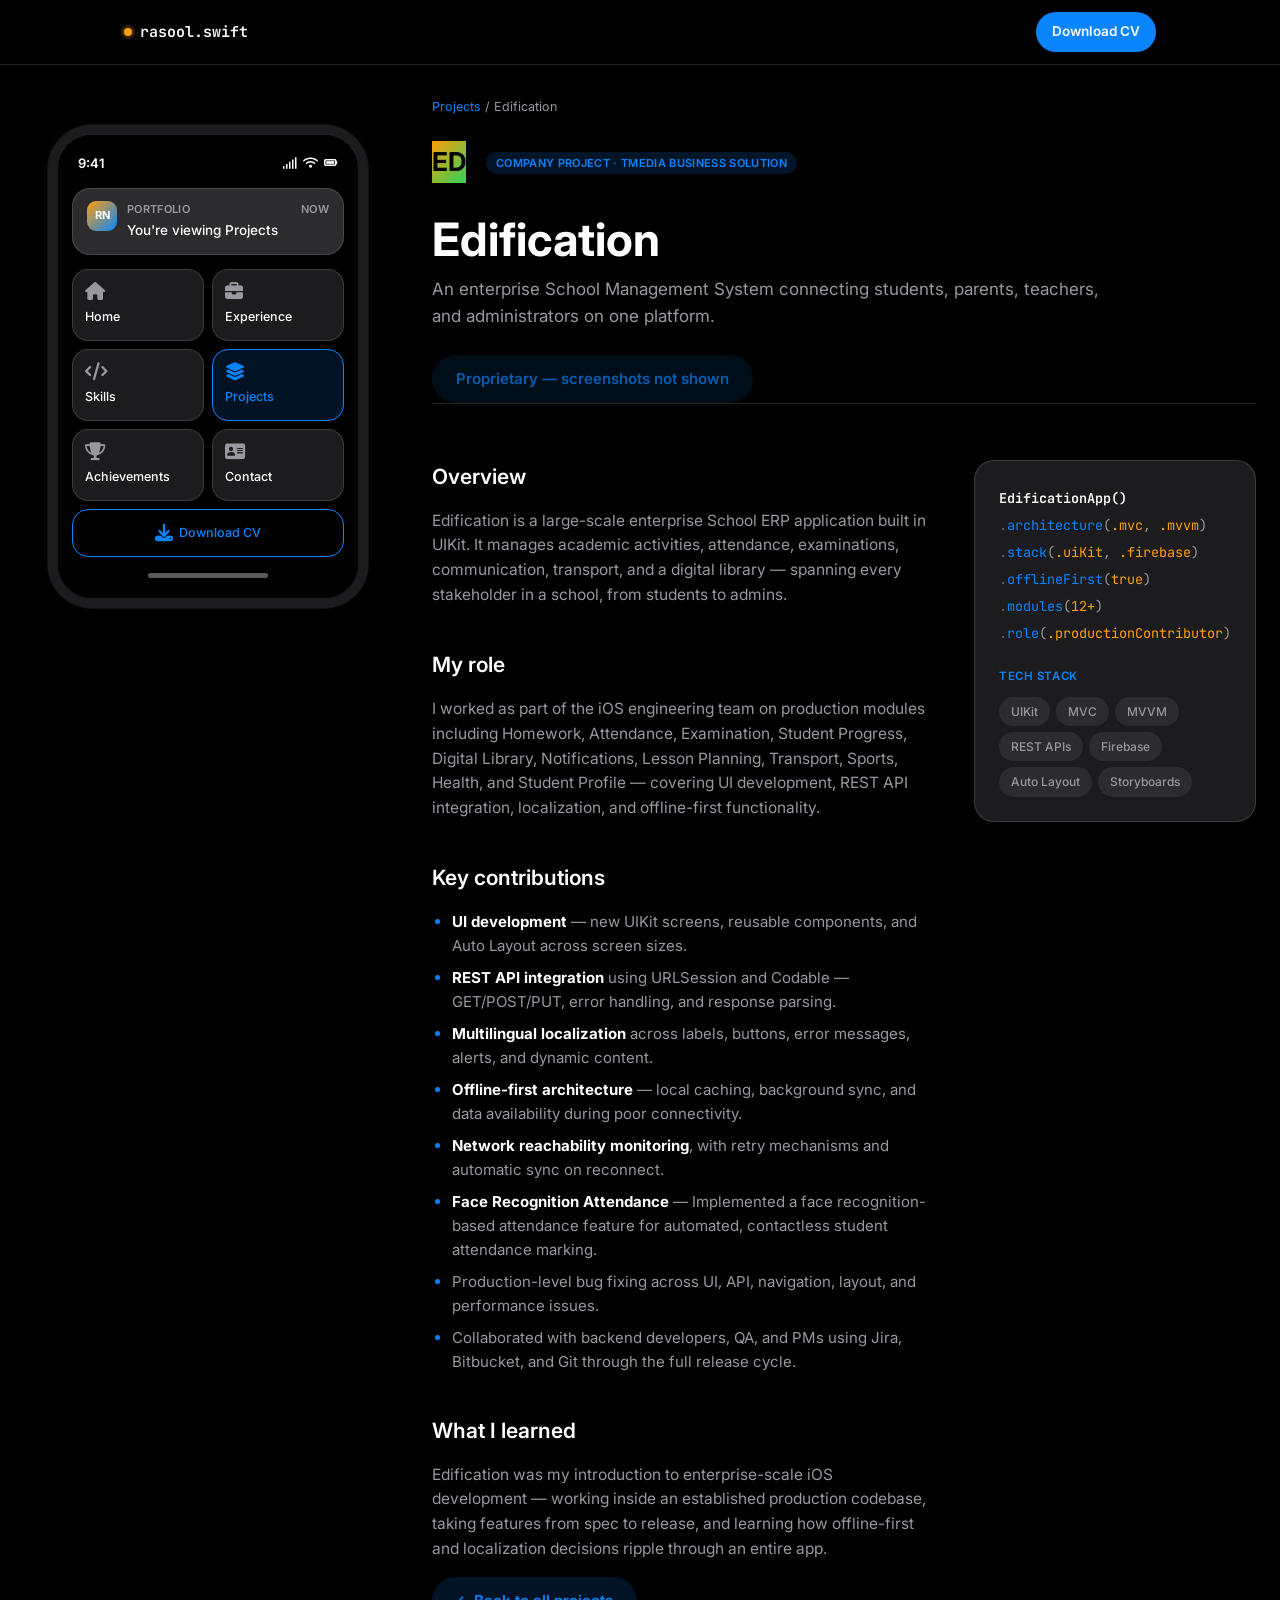
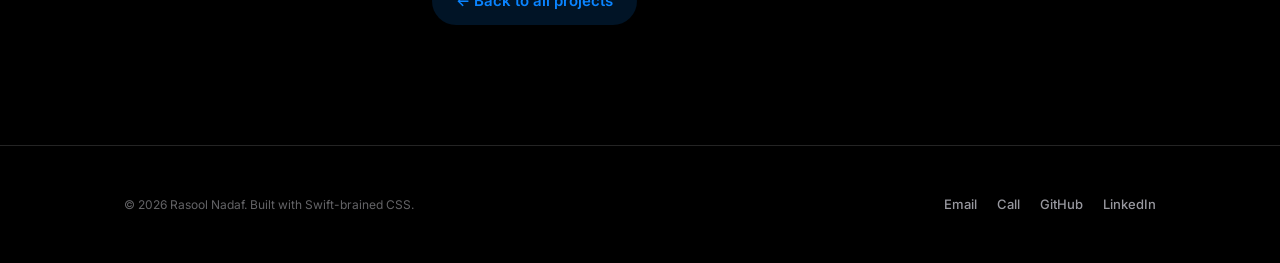
<file: projects/edification.html>
<!DOCTYPE html>
<html lang="en">
<head>
<meta charset="UTF-8">
<meta name="viewport" content="width=device-width, initial-scale=1.0">
<title>Edification — Rasool Nadaf</title>
<link rel="stylesheet" href="../assets/css/style.css">
<link rel="stylesheet" href="https://cdnjs.cloudflare.com/ajax/libs/font-awesome/6.5.1/css/all.min.css">
</head>
<body>

<nav class="site-nav">
  <div class="wrap">
    <a href="../index.html" class="nav-brand"><span class="dot"></span> rasool.swift</a>
    <div class="nav-right">
      <a href="../assets/Rasool_Nadaf_Resume.pdf" download class="nav-cv"><span class="cv-full">Download CV</span><span class="cv-short">CV</span></a>
    </div>
  </div>
</nav>

<div class="page-shell">
<div class="phone-nav-wrap">
  <div class="phone-frame">
    <div class="phone-notch"></div>
    <div class="phone-screen">
      <div class="phone-statusbar">
        <span>9:41</span>
        <span class="phone-statusbar-icons"><i class="fa-solid fa-signal" aria-hidden="true"></i><i class="fa-solid fa-wifi" aria-hidden="true"></i><i class="fa-solid fa-battery-full" aria-hidden="true"></i></span>
      </div>
      <div class="phone-notification">
        <div class="notif-icon">RN</div>
        <div class="notif-body">
          <div class="notif-top"><span class="notif-app">Portfolio</span><span class="notif-time">now</span></div>
          <div class="notif-msg">You're viewing Projects</div>
        </div>
      </div>
      <div class="phone-grid">
        <a href="../index.html" class="phone-tile"><i class="fa-solid fa-house" aria-hidden="true"></i><span>Home</span></a>
        <a href="../experience.html" class="phone-tile"><i class="fa-solid fa-briefcase" aria-hidden="true"></i><span>Experience</span></a>
        <a href="../skills.html" class="phone-tile"><i class="fa-solid fa-code" aria-hidden="true"></i><span>Skills</span></a>
        <a href="../projects.html" class="phone-tile current"><i class="fa-solid fa-layer-group" aria-hidden="true"></i><span>Projects</span></a>
        <a href="../achievements.html" class="phone-tile"><i class="fa-solid fa-trophy" aria-hidden="true"></i><span>Achievements</span></a>
        <button type="button" class="phone-tile phone-tile-contact" data-contact-toggle aria-expanded="false" aria-controls="contactPanel"><i class="fa-solid fa-address-card" aria-hidden="true"></i><span>Contact</span></button>
        <a href="../assets/Rasool_Nadaf_Resume.pdf" download class="phone-tile phone-tile-cv"><i class="fa-solid fa-download" aria-hidden="true"></i><span>Download CV</span></a>
      </div>
      <div class="phone-contact-panel" id="contactPanel" data-contact-panel hidden>
        <a href="mailto:rasoolnadaf2018@gmail.com" class="contact-icon contact-icon-mail" aria-label="Email"><i class="fa-solid fa-envelope" aria-hidden="true"></i></a>
        <a href="tel:+919353182445" class="contact-icon contact-icon-call" aria-label="Call"><i class="fa-solid fa-phone" aria-hidden="true"></i></a>
        <a href="https://www.linkedin.com/in/rasool-nadaf-2a7974299" target="_blank" rel="noopener" class="contact-icon contact-icon-linkedin" aria-label="LinkedIn"><i class="fa-brands fa-linkedin" aria-hidden="true"></i></a>
        <a href="https://github.com/Rasool-Nadaf" target="_blank" rel="noopener" class="contact-icon contact-icon-github" aria-label="GitHub"><i class="fa-brands fa-github" aria-hidden="true"></i></a>
      </div>
      <div class="phone-home-indicator"></div>
    </div>
  </div>
</div>

<div class="page-content">

<header class="detail-hero wrap">
  <div class="breadcrumb reveal in"><a href="../projects.html">Projects</a> / Edification</div>
  <div class="detail-hero-top reveal in">
    <div class="app-icon" style="display:flex;align-items:center;justify-content:center;background:linear-gradient(135deg, var(--swift), var(--mint));font-family:var(--font-display);font-weight:700;font-size:26px;color:var(--ink);">ED</div>
    <div>
      <span class="badge badge-company">Company Project · TMedia Business Solution</span>
    </div>
  </div>
  <h1 class="reveal in">Edification</h1>
  <p class="tagline reveal in">An enterprise School Management System connecting students, parents, teachers, and administrators on one platform.</p>
  <div class="detail-actions reveal in">
    <span class="btn btn-ghost" style="cursor:default; opacity:0.7;">Proprietary — screenshots not shown</span>
  </div>
</header>

<section class="wrap detail-body" style="padding-top:56px;">
  <div class="detail-content">

    <h2>Overview</h2>
    <p>
      Edification is a large-scale enterprise School ERP application built in UIKit. It
      manages academic activities, attendance, examinations, communication, transport, and
      a digital library — spanning every stakeholder in a school, from students to admins.
    </p>

    <h2>My role</h2>
    <p>
      I worked as part of the iOS engineering team on production modules including Homework,
      Attendance, Examination, Student Progress, Digital Library, Notifications, Lesson
      Planning, Transport, Sports, Health, and Student Profile — covering UI development,
      REST API integration, localization, and offline-first functionality.
    </p>

    <h2>Key contributions</h2>
    <ul>
      <li><strong>UI development</strong> — new UIKit screens, reusable components, and Auto Layout across screen sizes.</li>
      <li><strong>REST API integration</strong> using URLSession and Codable — GET/POST/PUT, error handling, and response parsing.</li>
      <li><strong>Multilingual localization</strong> across labels, buttons, error messages, alerts, and dynamic content.</li>
      <li><strong>Offline-first architecture</strong> — local caching, background sync, and data availability during poor connectivity.</li>
      <li><strong>Network reachability monitoring</strong>, with retry mechanisms and automatic sync on reconnect.</li>
      <li><strong>Face Recognition Attendance</strong> — Implemented a face recognition-based attendance feature for automated, contactless student attendance marking.</li>
      <li>Production-level bug fixing across UI, API, navigation, layout, and performance issues.</li>
      <li>Collaborated with backend developers, QA, and PMs using Jira, Bitbucket, and Git through the full release cycle.</li>
    </ul>

    <h2>What I learned</h2>
    <p>
      Edification was my introduction to enterprise-scale iOS development — working inside
      an established production codebase, taking features from spec to release, and learning
      how offline-first and localization decisions ripple through an entire app.
    </p>
  </div>

  <aside class="sidebar-card reveal">
    <div class="modifier-chain">
      <div class="head">EdificationApp()</div>
      <div><span class="dot-mod">.</span><span class="mod-name">architecture</span>(<span class="mod-arg">.mvc</span>, <span class="mod-arg">.mvvm</span>)</div>
      <div><span class="dot-mod">.</span><span class="mod-name">stack</span>(<span class="mod-arg">.uiKit</span>, <span class="mod-arg">.firebase</span>)</div>
      <div><span class="dot-mod">.</span><span class="mod-name">offlineFirst</span>(<span class="mod-arg">true</span>)</div>
      <div><span class="dot-mod">.</span><span class="mod-name">modules</span>(<span class="mod-arg">12+</span>)</div>
      <div><span class="dot-mod">.</span><span class="mod-name">role</span>(<span class="mod-arg">.productionContributor</span>)</div>
    </div>

    <div class="group-title">Tech stack</div>
    <div class="tag-row">
      <span class="tag">UIKit</span><span class="tag">MVC</span><span class="tag">MVVM</span><span class="tag">REST APIs</span>
      <span class="tag">Firebase</span><span class="tag">Auto Layout</span><span class="tag">Storyboards</span>
    </div>
  </aside>
</section>

<section class="wrap" style="padding-bottom:80px;">
  <a href="../projects.html" class="btn btn-ghost">← Back to all projects</a>
</section>

</div>
</div>

<footer class="site-footer">
  <div class="wrap">
    <div class="footer-note">© 2026 Rasool Nadaf. Built with Swift-brained CSS.</div>
    <div class="footer-links">
      <a href="mailto:rasoolnadaf2018@gmail.com">Email</a>
      <a href="tel:+919353182445">Call</a>
      <a href="https://github.com/Rasool-Nadaf" target="_blank" rel="noopener">GitHub</a>
      <a href="https://www.linkedin.com/in/rasool-nadaf-2a7974299" target="_blank" rel="noopener">LinkedIn</a>
    </div>
  </div>
</footer>

<script src="../assets/js/main.js"></script>
</body>
</html>
</file>
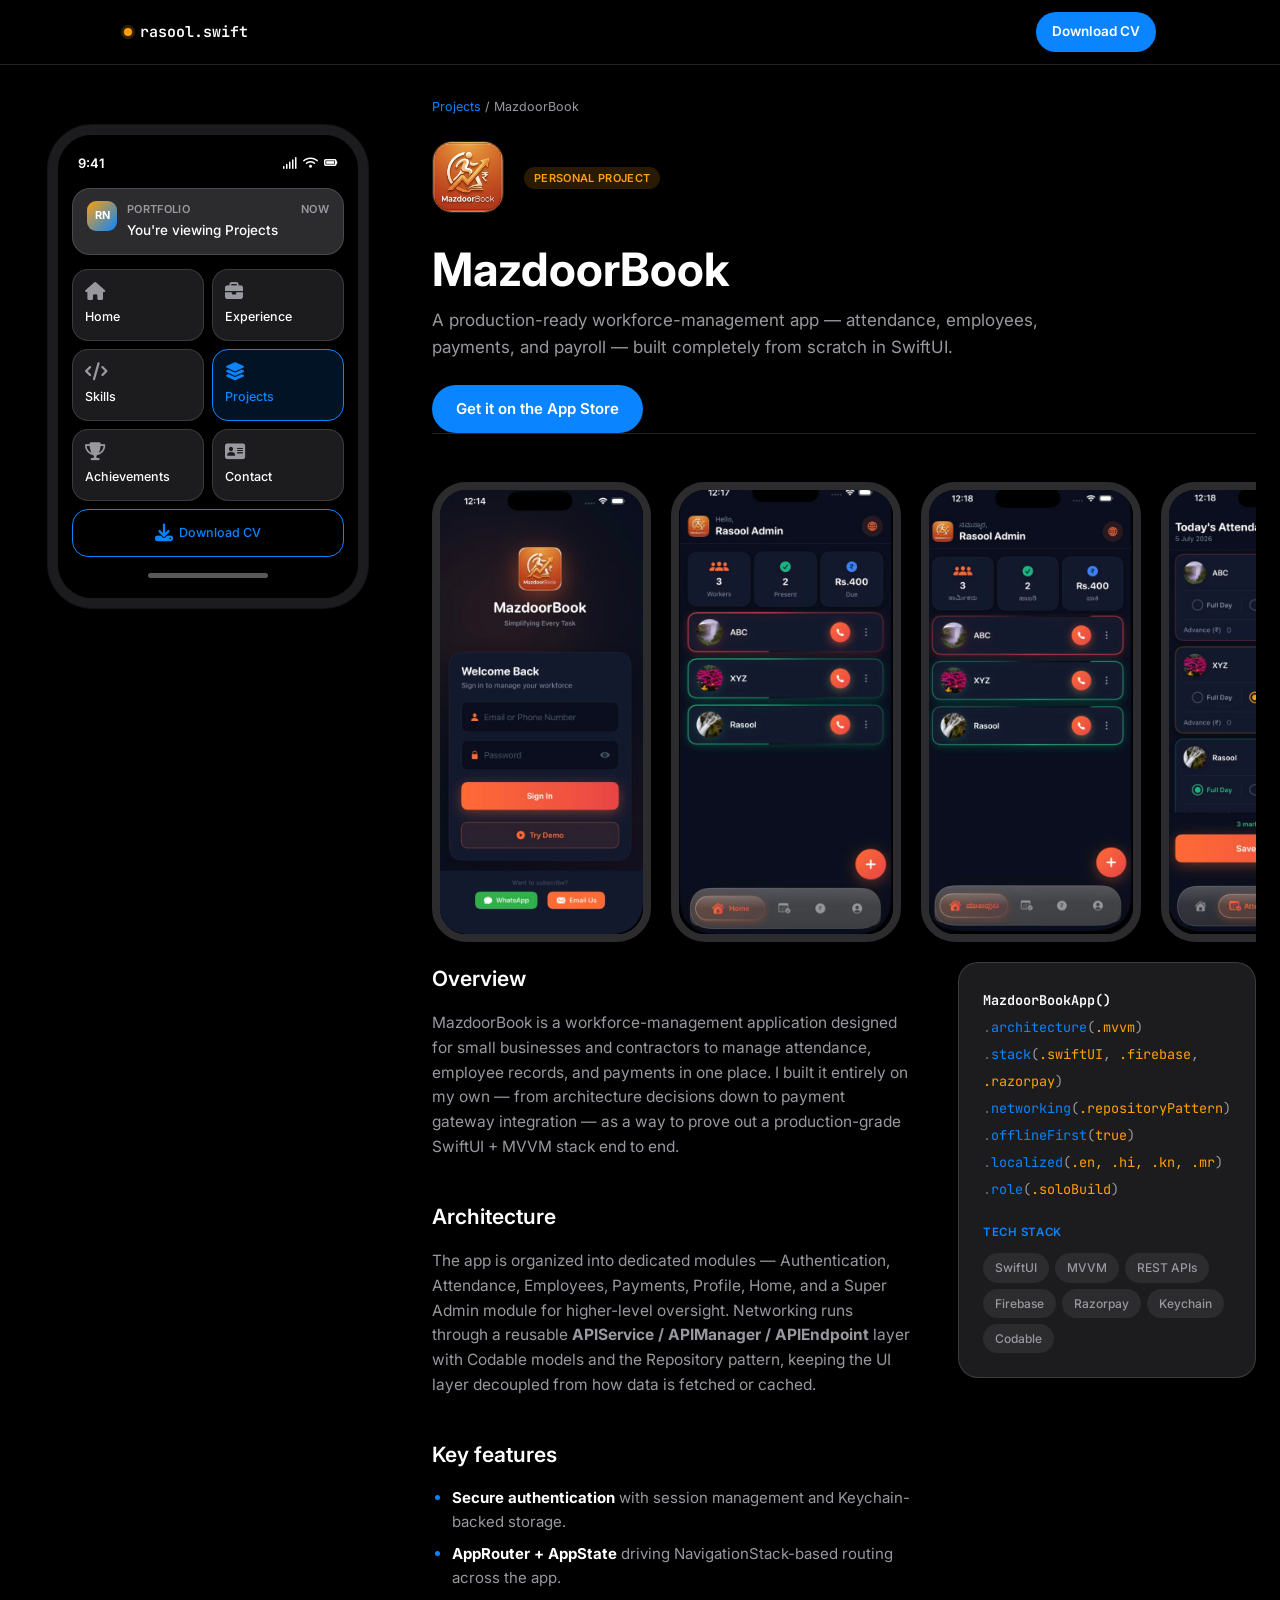
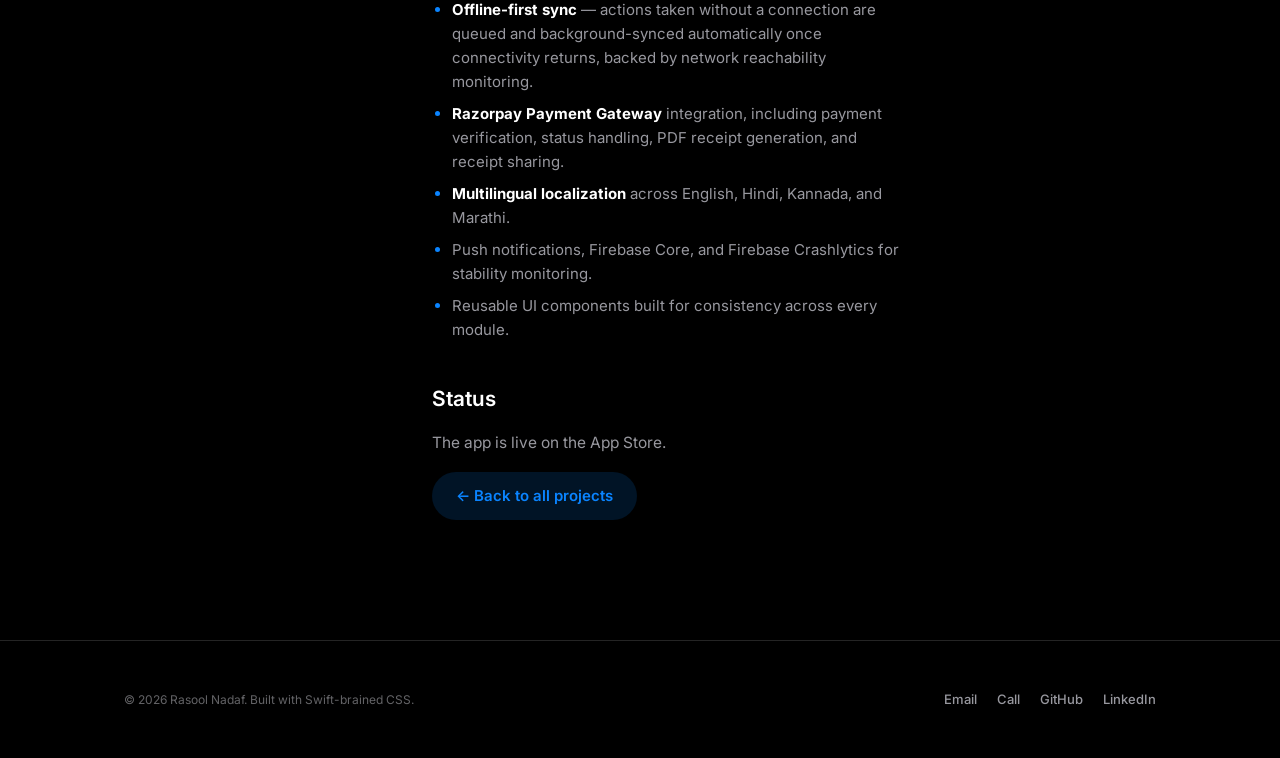
<file: projects/mazdoorbook.html>
<!DOCTYPE html>
<html lang="en">
<head>
<meta charset="UTF-8">
<meta name="viewport" content="width=device-width, initial-scale=1.0">
<title>MazdoorBook — Rasool Nadaf</title>
<link rel="stylesheet" href="../assets/css/style.css">
<link rel="stylesheet" href="https://cdnjs.cloudflare.com/ajax/libs/font-awesome/6.5.1/css/all.min.css">
</head>
<body>

<nav class="site-nav">
  <div class="wrap">
    <a href="../index.html" class="nav-brand"><span class="dot"></span> rasool.swift</a>
    <div class="nav-right">
      <a href="../assets/Rasool_Nadaf_Resume.pdf" download class="nav-cv"><span class="cv-full">Download CV</span><span class="cv-short">CV</span></a>
    </div>
  </div>
</nav>

<div class="page-shell">
<div class="phone-nav-wrap">
  <div class="phone-frame">
    <div class="phone-notch"></div>
    <div class="phone-screen">
      <div class="phone-statusbar">
        <span>9:41</span>
        <span class="phone-statusbar-icons"><i class="fa-solid fa-signal" aria-hidden="true"></i><i class="fa-solid fa-wifi" aria-hidden="true"></i><i class="fa-solid fa-battery-full" aria-hidden="true"></i></span>
      </div>
      <div class="phone-notification">
        <div class="notif-icon">RN</div>
        <div class="notif-body">
          <div class="notif-top"><span class="notif-app">Portfolio</span><span class="notif-time">now</span></div>
          <div class="notif-msg">You're viewing Projects</div>
        </div>
      </div>
      <div class="phone-grid">
        <a href="../index.html" class="phone-tile"><i class="fa-solid fa-house" aria-hidden="true"></i><span>Home</span></a>
        <a href="../experience.html" class="phone-tile"><i class="fa-solid fa-briefcase" aria-hidden="true"></i><span>Experience</span></a>
        <a href="../skills.html" class="phone-tile"><i class="fa-solid fa-code" aria-hidden="true"></i><span>Skills</span></a>
        <a href="../projects.html" class="phone-tile current"><i class="fa-solid fa-layer-group" aria-hidden="true"></i><span>Projects</span></a>
        <a href="../achievements.html" class="phone-tile"><i class="fa-solid fa-trophy" aria-hidden="true"></i><span>Achievements</span></a>
        <button type="button" class="phone-tile phone-tile-contact" data-contact-toggle aria-expanded="false" aria-controls="contactPanel"><i class="fa-solid fa-address-card" aria-hidden="true"></i><span>Contact</span></button>
        <a href="../assets/Rasool_Nadaf_Resume.pdf" download class="phone-tile phone-tile-cv"><i class="fa-solid fa-download" aria-hidden="true"></i><span>Download CV</span></a>
      </div>
      <div class="phone-contact-panel" id="contactPanel" data-contact-panel hidden>
        <a href="mailto:rasoolnadaf2018@gmail.com" class="contact-icon contact-icon-mail" aria-label="Email"><i class="fa-solid fa-envelope" aria-hidden="true"></i></a>
        <a href="tel:+919353182445" class="contact-icon contact-icon-call" aria-label="Call"><i class="fa-solid fa-phone" aria-hidden="true"></i></a>
        <a href="https://www.linkedin.com/in/rasool-nadaf-2a7974299" target="_blank" rel="noopener" class="contact-icon contact-icon-linkedin" aria-label="LinkedIn"><i class="fa-brands fa-linkedin" aria-hidden="true"></i></a>
        <a href="https://github.com/Rasool-Nadaf" target="_blank" rel="noopener" class="contact-icon contact-icon-github" aria-label="GitHub"><i class="fa-brands fa-github" aria-hidden="true"></i></a>
      </div>
      <div class="phone-home-indicator"></div>
    </div>
  </div>
</div>

<div class="page-content">

<header class="detail-hero wrap">
  <div class="breadcrumb reveal in"><a href="../projects.html">Projects</a> / MazdoorBook</div>
  <div class="detail-hero-top reveal in">
    <img class="app-icon" src="../assets/img/mazdoorbook/icon.jpg" alt="MazdoorBook app icon">
    <div>
      <span class="badge badge-personal">Personal Project</span>
    </div>
  </div>
  <h1 class="reveal in">MazdoorBook</h1>
  <p class="tagline reveal in">A production-ready workforce-management app — attendance, employees, payments, and payroll — built completely from scratch in SwiftUI.</p>
  <div class="detail-actions reveal in">
    <a href="https://apps.apple.com/in/app/mazdoorbook/id6787487216" target="_blank" rel="noopener" class="btn btn-primary">Get it on the App Store</a>
  </div>
</header>

<section class="wrap" style="padding-top:40px;">
  <div class="screens-row reveal">
    <img src="../assets/img/mazdoorbook/shot_1.jpg" alt="MazdoorBook screen 1">
    <img src="../assets/img/mazdoorbook/shot_2.jpg" alt="MazdoorBook screen 2">
    <img src="../assets/img/mazdoorbook/shot_3.jpg" alt="MazdoorBook screen 3">
    <img src="../assets/img/mazdoorbook/shot_4.jpg" alt="MazdoorBook screen 4">
    <img src="../assets/img/mazdoorbook/shot_5.jpg" alt="MazdoorBook screen 5">
    <img src="../assets/img/mazdoorbook/shot_6.jpg" alt="MazdoorBook screen 6">
    <img src="../assets/img/mazdoorbook/shot_7.jpg" alt="MazdoorBook screen 7">
    <img src="../assets/img/mazdoorbook/shot_8.jpg" alt="MazdoorBook screen 8">
    <img src="../assets/img/mazdoorbook/shot_9.jpg" alt="MazdoorBook screen 9">
    <img src="../assets/img/mazdoorbook/shot_10.jpg" alt="MazdoorBook screen 10">
  </div>
</section>

<section class="wrap detail-body">
  <div class="detail-content">

    <h2>Overview</h2>
    <p>
      MazdoorBook is a workforce-management application designed for small businesses and
      contractors to manage attendance, employee records, and payments in one place. I built
      it entirely on my own — from architecture decisions down to payment gateway integration —
      as a way to prove out a production-grade SwiftUI + MVVM stack end to end.
    </p>

    <h2>Architecture</h2>
    <p>
      The app is organized into dedicated modules — Authentication, Attendance, Employees,
      Payments, Profile, Home, and a Super Admin module for higher-level oversight. Networking
      runs through a reusable <strong>APIService / APIManager / APIEndpoint</strong> layer with
      Codable models and the Repository pattern, keeping the UI layer decoupled from how data
      is fetched or cached.
    </p>

    <h2>Key features</h2>
    <ul>
      <li><strong>Secure authentication</strong> with session management and Keychain-backed storage.</li>
      <li><strong>AppRouter + AppState</strong> driving NavigationStack-based routing across the app.</li>
      <li><strong>Offline-first sync</strong> — actions taken without a connection are queued and background-synced automatically once connectivity returns, backed by network reachability monitoring.</li>
      <li><strong>Razorpay Payment Gateway</strong> integration, including payment verification, status handling, PDF receipt generation, and receipt sharing.</li>
      <li><strong>Multilingual localization</strong> across English, Hindi, Kannada, and Marathi.</li>
      <li>Push notifications, Firebase Core, and Firebase Crashlytics for stability monitoring.</li>
      <li>Reusable UI components built for consistency across every module.</li>
    </ul>

    <h2>Status</h2>
    <p>The app is live on the App Store.</p>
  </div>

  <aside class="sidebar-card reveal">
    <div class="modifier-chain">
      <div class="head">MazdoorBookApp()</div>
      <div><span class="dot-mod">.</span><span class="mod-name">architecture</span>(<span class="mod-arg">.mvvm</span>)</div>
      <div><span class="dot-mod">.</span><span class="mod-name">stack</span>(<span class="mod-arg">.swiftUI</span>, <span class="mod-arg">.firebase</span>, <span class="mod-arg">.razorpay</span>)</div>
      <div><span class="dot-mod">.</span><span class="mod-name">networking</span>(<span class="mod-arg">.repositoryPattern</span>)</div>
      <div><span class="dot-mod">.</span><span class="mod-name">offlineFirst</span>(<span class="mod-arg">true</span>)</div>
      <div><span class="dot-mod">.</span><span class="mod-name">localized</span>(<span class="mod-arg">.en, .hi, .kn, .mr</span>)</div>
      <div><span class="dot-mod">.</span><span class="mod-name">role</span>(<span class="mod-arg">.soloBuild</span>)</div>
    </div>

    <div class="group-title">Tech stack</div>
    <div class="tag-row">
      <span class="tag">SwiftUI</span><span class="tag">MVVM</span><span class="tag">REST APIs</span><span class="tag">Firebase</span>
      <span class="tag">Razorpay</span><span class="tag">Keychain</span><span class="tag">Codable</span>
    </div>
  </aside>
</section>

<section class="wrap" style="padding-bottom:80px;">
  <a href="../projects.html" class="btn btn-ghost">← Back to all projects</a>
</section>

</div>
</div>

<footer class="site-footer">
  <div class="wrap">
    <div class="footer-note">© 2026 Rasool Nadaf. Built with Swift-brained CSS.</div>
    <div class="footer-links">
      <a href="mailto:rasoolnadaf2018@gmail.com">Email</a>
      <a href="tel:+919353182445">Call</a>
      <a href="https://github.com/Rasool-Nadaf" target="_blank" rel="noopener">GitHub</a>
      <a href="https://www.linkedin.com/in/rasool-nadaf-2a7974299" target="_blank" rel="noopener">LinkedIn</a>
    </div>
  </div>
</footer>

<script src="../assets/js/main.js"></script>
</body>
</html>
</file>
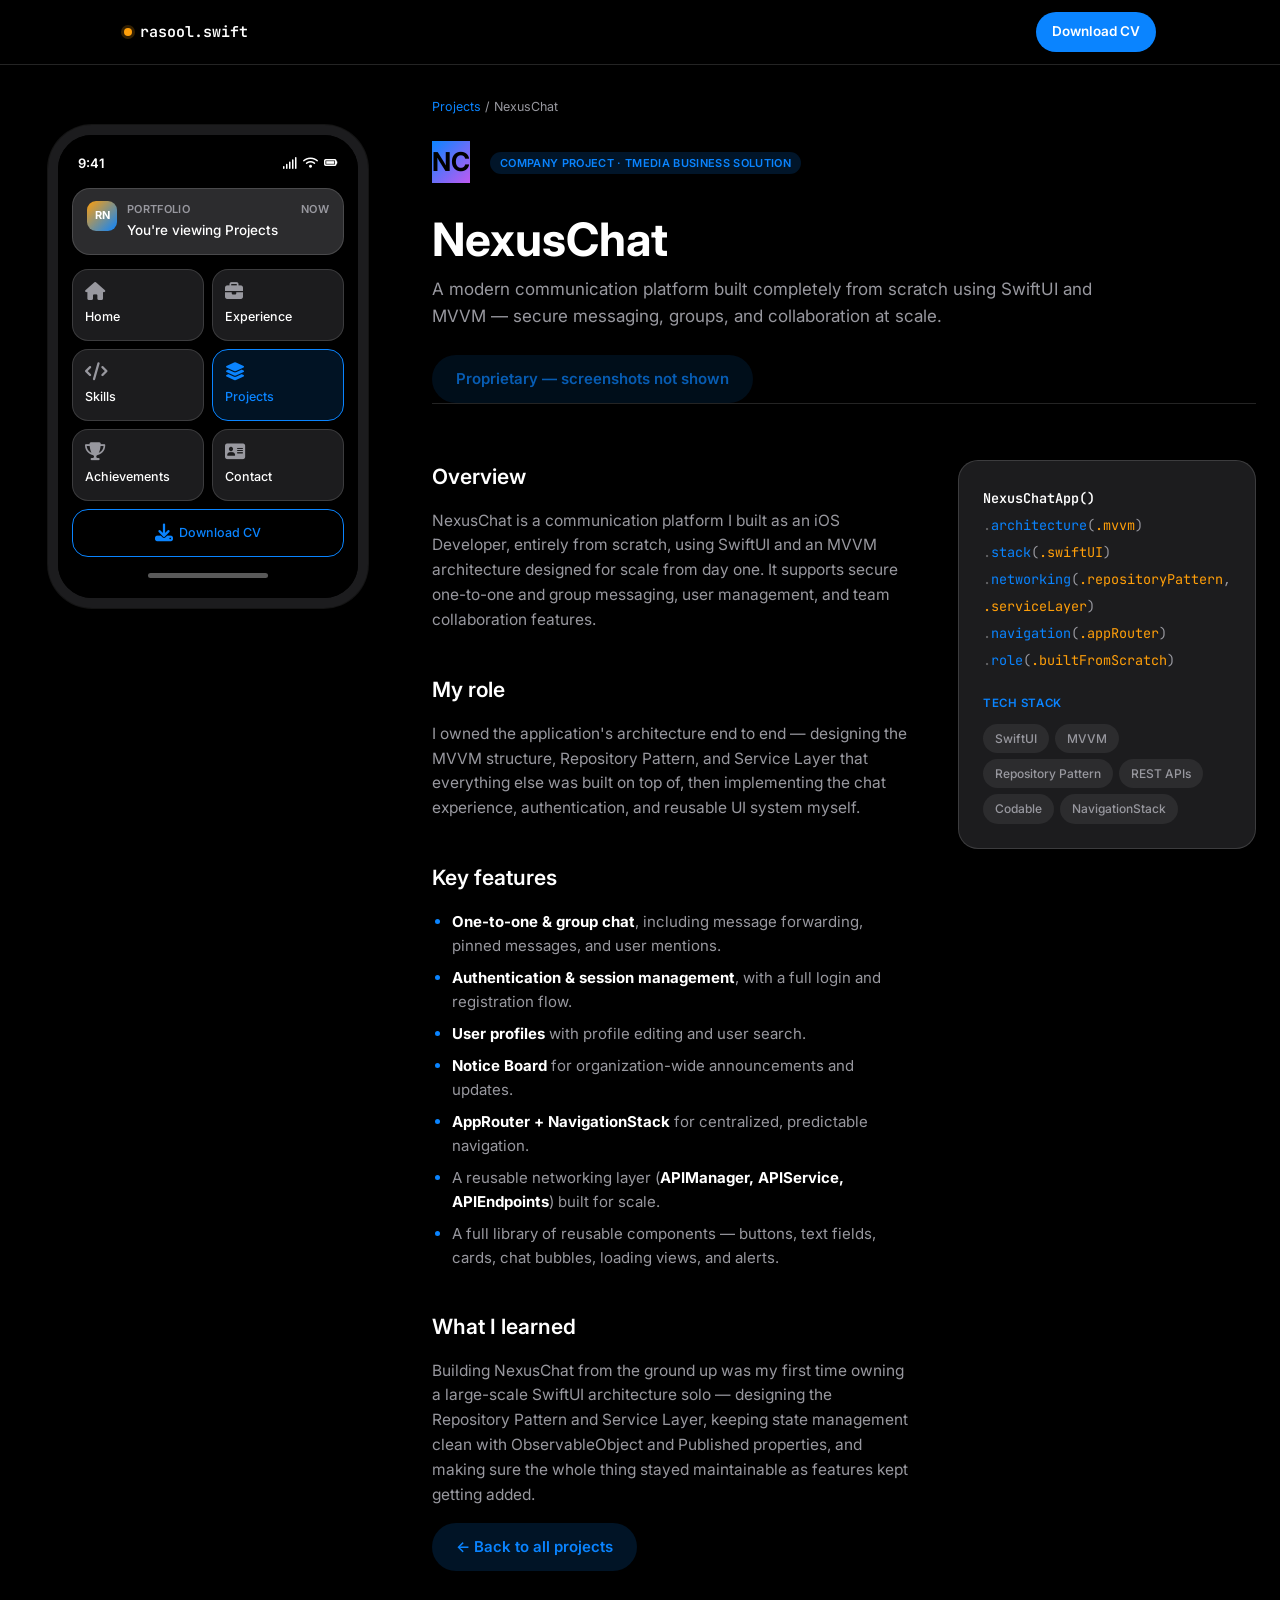
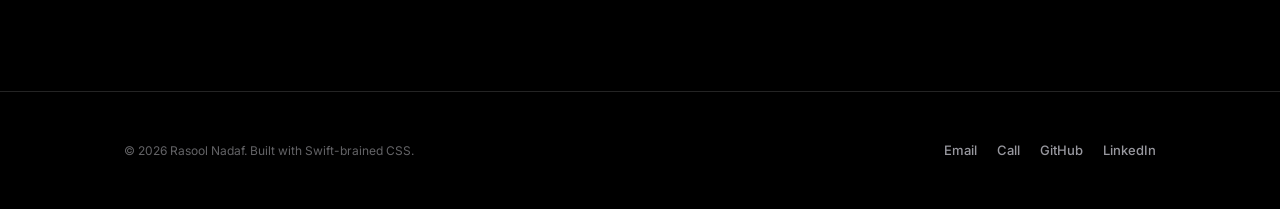
<file: projects/nexuschat.html>
<!DOCTYPE html>
<html lang="en">
<head>
<meta charset="UTF-8">
<meta name="viewport" content="width=device-width, initial-scale=1.0">
<title>NexusChat — Rasool Nadaf</title>
<link rel="stylesheet" href="../assets/css/style.css">
<link rel="stylesheet" href="https://cdnjs.cloudflare.com/ajax/libs/font-awesome/6.5.1/css/all.min.css">
</head>
<body>

<nav class="site-nav">
  <div class="wrap">
    <a href="../index.html" class="nav-brand"><span class="dot"></span> rasool.swift</a>
    <div class="nav-right">
      <a href="../assets/Rasool_Nadaf_Resume.pdf" download class="nav-cv"><span class="cv-full">Download CV</span><span class="cv-short">CV</span></a>
    </div>
  </div>
</nav>

<div class="page-shell">
<div class="phone-nav-wrap">
  <div class="phone-frame">
    <div class="phone-notch"></div>
    <div class="phone-screen">
      <div class="phone-statusbar">
        <span>9:41</span>
        <span class="phone-statusbar-icons"><i class="fa-solid fa-signal" aria-hidden="true"></i><i class="fa-solid fa-wifi" aria-hidden="true"></i><i class="fa-solid fa-battery-full" aria-hidden="true"></i></span>
      </div>
      <div class="phone-notification">
        <div class="notif-icon">RN</div>
        <div class="notif-body">
          <div class="notif-top"><span class="notif-app">Portfolio</span><span class="notif-time">now</span></div>
          <div class="notif-msg">You're viewing Projects</div>
        </div>
      </div>
      <div class="phone-grid">
        <a href="../index.html" class="phone-tile"><i class="fa-solid fa-house" aria-hidden="true"></i><span>Home</span></a>
        <a href="../experience.html" class="phone-tile"><i class="fa-solid fa-briefcase" aria-hidden="true"></i><span>Experience</span></a>
        <a href="../skills.html" class="phone-tile"><i class="fa-solid fa-code" aria-hidden="true"></i><span>Skills</span></a>
        <a href="../projects.html" class="phone-tile current"><i class="fa-solid fa-layer-group" aria-hidden="true"></i><span>Projects</span></a>
        <a href="../achievements.html" class="phone-tile"><i class="fa-solid fa-trophy" aria-hidden="true"></i><span>Achievements</span></a>
        <button type="button" class="phone-tile phone-tile-contact" data-contact-toggle aria-expanded="false" aria-controls="contactPanel"><i class="fa-solid fa-address-card" aria-hidden="true"></i><span>Contact</span></button>
        <a href="../assets/Rasool_Nadaf_Resume.pdf" download class="phone-tile phone-tile-cv"><i class="fa-solid fa-download" aria-hidden="true"></i><span>Download CV</span></a>
      </div>
      <div class="phone-contact-panel" id="contactPanel" data-contact-panel hidden>
        <a href="mailto:rasoolnadaf2018@gmail.com" class="contact-icon contact-icon-mail" aria-label="Email"><i class="fa-solid fa-envelope" aria-hidden="true"></i></a>
        <a href="tel:+919353182445" class="contact-icon contact-icon-call" aria-label="Call"><i class="fa-solid fa-phone" aria-hidden="true"></i></a>
        <a href="https://www.linkedin.com/in/rasool-nadaf-2a7974299" target="_blank" rel="noopener" class="contact-icon contact-icon-linkedin" aria-label="LinkedIn"><i class="fa-brands fa-linkedin" aria-hidden="true"></i></a>
        <a href="https://github.com/Rasool-Nadaf" target="_blank" rel="noopener" class="contact-icon contact-icon-github" aria-label="GitHub"><i class="fa-brands fa-github" aria-hidden="true"></i></a>
      </div>
      <div class="phone-home-indicator"></div>
    </div>
  </div>
</div>

<div class="page-content">

<header class="detail-hero wrap">
  <div class="breadcrumb reveal in"><a href="../projects.html">Projects</a> / NexusChat</div>
  <div class="detail-hero-top reveal in">
    <div class="app-icon" style="display:flex;align-items:center;justify-content:center;background:linear-gradient(135deg, var(--signal), var(--mauve));font-family:var(--font-display);font-weight:700;font-size:26px;color:var(--ink);">NC</div>
    <div>
      <span class="badge badge-company">Company Project · TMedia Business Solution</span>
    </div>
  </div>
  <h1 class="reveal in">NexusChat</h1>
  <p class="tagline reveal in">A modern communication platform built completely from scratch using SwiftUI and MVVM — secure messaging, groups, and collaboration at scale.</p>
  <div class="detail-actions reveal in">
    <span class="btn btn-ghost" style="cursor:default; opacity:0.7;">Proprietary — screenshots not shown</span>
  </div>
</header>

<section class="wrap detail-body" style="padding-top:56px;">
  <div class="detail-content">

    <h2>Overview</h2>
    <p>
      NexusChat is a communication platform I built as an iOS Developer, entirely from
      scratch, using SwiftUI and an MVVM architecture designed for scale from day one.
      It supports secure one-to-one and group messaging, user management, and team
      collaboration features.
    </p>

    <h2>My role</h2>
    <p>
      I owned the application's architecture end to end — designing the MVVM structure,
      Repository Pattern, and Service Layer that everything else was built on top of, then
      implementing the chat experience, authentication, and reusable UI system myself.
    </p>

    <h2>Key features</h2>
    <ul>
      <li><strong>One-to-one &amp; group chat</strong>, including message forwarding, pinned messages, and user mentions.</li>
      <li><strong>Authentication &amp; session management</strong>, with a full login and registration flow.</li>
      <li><strong>User profiles</strong> with profile editing and user search.</li>
      <li><strong>Notice Board</strong> for organization-wide announcements and updates.</li>
      <li><strong>AppRouter + NavigationStack</strong> for centralized, predictable navigation.</li>
      <li>A reusable networking layer (<strong>APIManager, APIService, APIEndpoints</strong>) built for scale.</li>
      <li>A full library of reusable components — buttons, text fields, cards, chat bubbles, loading views, and alerts.</li>
    </ul>

    <h2>What I learned</h2>
    <p>
      Building NexusChat from the ground up was my first time owning a large-scale SwiftUI
      architecture solo — designing the Repository Pattern and Service Layer, keeping state
      management clean with ObservableObject and Published properties, and making sure the
      whole thing stayed maintainable as features kept getting added.
    </p>
  </div>

  <aside class="sidebar-card reveal">
    <div class="modifier-chain">
      <div class="head">NexusChatApp()</div>
      <div><span class="dot-mod">.</span><span class="mod-name">architecture</span>(<span class="mod-arg">.mvvm</span>)</div>
      <div><span class="dot-mod">.</span><span class="mod-name">stack</span>(<span class="mod-arg">.swiftUI</span>)</div>
      <div><span class="dot-mod">.</span><span class="mod-name">networking</span>(<span class="mod-arg">.repositoryPattern</span>, <span class="mod-arg">.serviceLayer</span>)</div>
      <div><span class="dot-mod">.</span><span class="mod-name">navigation</span>(<span class="mod-arg">.appRouter</span>)</div>
      <div><span class="dot-mod">.</span><span class="mod-name">role</span>(<span class="mod-arg">.builtFromScratch</span>)</div>
    </div>

    <div class="group-title">Tech stack</div>
    <div class="tag-row">
      <span class="tag">SwiftUI</span><span class="tag">MVVM</span><span class="tag">Repository Pattern</span>
      <span class="tag">REST APIs</span><span class="tag">Codable</span><span class="tag">NavigationStack</span>
    </div>
  </aside>
</section>

<section class="wrap" style="padding-bottom:80px;">
  <a href="../projects.html" class="btn btn-ghost">← Back to all projects</a>
</section>

</div>
</div>

<footer class="site-footer">
  <div class="wrap">
    <div class="footer-note">© 2026 Rasool Nadaf. Built with Swift-brained CSS.</div>
    <div class="footer-links">
      <a href="mailto:rasoolnadaf2018@gmail.com">Email</a>
      <a href="tel:+919353182445">Call</a>
      <a href="https://github.com/Rasool-Nadaf" target="_blank" rel="noopener">GitHub</a>
      <a href="https://www.linkedin.com/in/rasool-nadaf-2a7974299" target="_blank" rel="noopener">LinkedIn</a>
    </div>
  </div>
</footer>

<script src="../assets/js/main.js"></script>
</body>
</html>
</file>
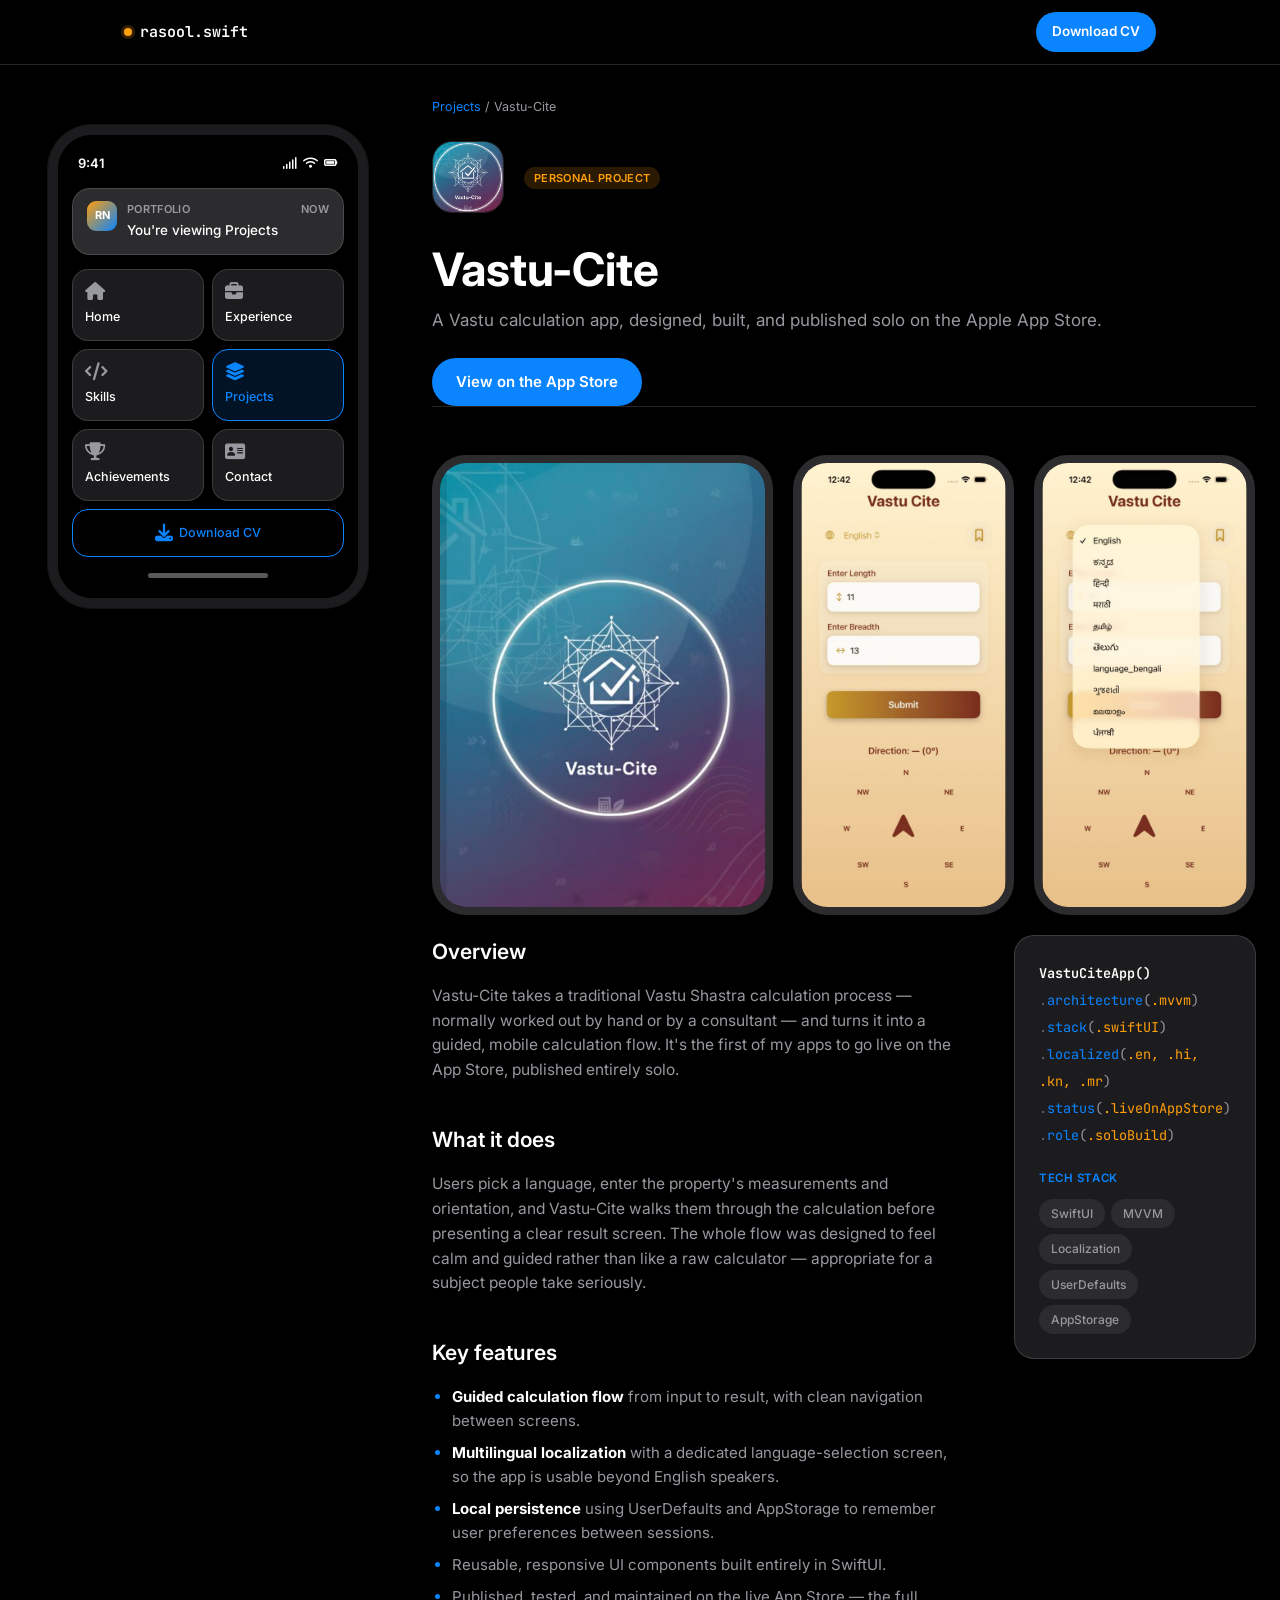
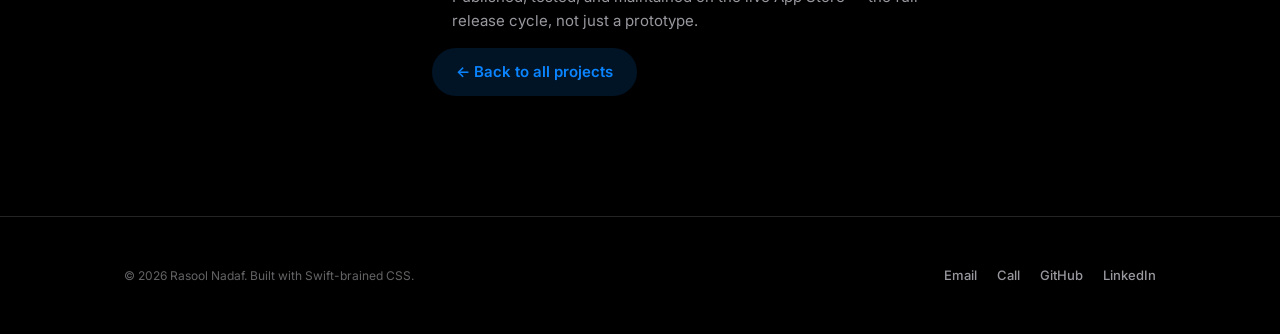
<file: projects/vastu-cite.html>
<!DOCTYPE html>
<html lang="en">
<head>
<meta charset="UTF-8">
<meta name="viewport" content="width=device-width, initial-scale=1.0">
<title>Vastu-Cite — Rasool Nadaf</title>
<link rel="stylesheet" href="../assets/css/style.css">
<link rel="stylesheet" href="https://cdnjs.cloudflare.com/ajax/libs/font-awesome/6.5.1/css/all.min.css">
</head>
<body>

<nav class="site-nav">
  <div class="wrap">
    <a href="../index.html" class="nav-brand"><span class="dot"></span> rasool.swift</a>
    <div class="nav-right">
      <a href="../assets/Rasool_Nadaf_Resume.pdf" download class="nav-cv"><span class="cv-full">Download CV</span><span class="cv-short">CV</span></a>
    </div>
  </div>
</nav>

<div class="page-shell">
<div class="phone-nav-wrap">
  <div class="phone-frame">
    <div class="phone-notch"></div>
    <div class="phone-screen">
      <div class="phone-statusbar">
        <span>9:41</span>
        <span class="phone-statusbar-icons"><i class="fa-solid fa-signal" aria-hidden="true"></i><i class="fa-solid fa-wifi" aria-hidden="true"></i><i class="fa-solid fa-battery-full" aria-hidden="true"></i></span>
      </div>
      <div class="phone-notification">
        <div class="notif-icon">RN</div>
        <div class="notif-body">
          <div class="notif-top"><span class="notif-app">Portfolio</span><span class="notif-time">now</span></div>
          <div class="notif-msg">You're viewing Projects</div>
        </div>
      </div>
      <div class="phone-grid">
        <a href="../index.html" class="phone-tile"><i class="fa-solid fa-house" aria-hidden="true"></i><span>Home</span></a>
        <a href="../experience.html" class="phone-tile"><i class="fa-solid fa-briefcase" aria-hidden="true"></i><span>Experience</span></a>
        <a href="../skills.html" class="phone-tile"><i class="fa-solid fa-code" aria-hidden="true"></i><span>Skills</span></a>
        <a href="../projects.html" class="phone-tile current"><i class="fa-solid fa-layer-group" aria-hidden="true"></i><span>Projects</span></a>
        <a href="../achievements.html" class="phone-tile"><i class="fa-solid fa-trophy" aria-hidden="true"></i><span>Achievements</span></a>
        <button type="button" class="phone-tile phone-tile-contact" data-contact-toggle aria-expanded="false" aria-controls="contactPanel"><i class="fa-solid fa-address-card" aria-hidden="true"></i><span>Contact</span></button>
        <a href="../assets/Rasool_Nadaf_Resume.pdf" download class="phone-tile phone-tile-cv"><i class="fa-solid fa-download" aria-hidden="true"></i><span>Download CV</span></a>
      </div>
      <div class="phone-contact-panel" id="contactPanel" data-contact-panel hidden>
        <a href="mailto:rasoolnadaf2018@gmail.com" class="contact-icon contact-icon-mail" aria-label="Email"><i class="fa-solid fa-envelope" aria-hidden="true"></i></a>
        <a href="tel:+919353182445" class="contact-icon contact-icon-call" aria-label="Call"><i class="fa-solid fa-phone" aria-hidden="true"></i></a>
        <a href="https://www.linkedin.com/in/rasool-nadaf-2a7974299" target="_blank" rel="noopener" class="contact-icon contact-icon-linkedin" aria-label="LinkedIn"><i class="fa-brands fa-linkedin" aria-hidden="true"></i></a>
        <a href="https://github.com/Rasool-Nadaf" target="_blank" rel="noopener" class="contact-icon contact-icon-github" aria-label="GitHub"><i class="fa-brands fa-github" aria-hidden="true"></i></a>
      </div>
      <div class="phone-home-indicator"></div>
    </div>
  </div>
</div>

<div class="page-content">

<header class="detail-hero wrap">
  <div class="breadcrumb reveal in"><a href="../projects.html">Projects</a> / Vastu-Cite</div>
  <div class="detail-hero-top reveal in">
    <img class="app-icon" src="../assets/img/vastu-cite/icon.jpg" alt="Vastu-Cite app icon">
    <div>
      <span class="badge badge-personal">Personal Project</span>
    </div>
  </div>
  <h1 class="reveal in">Vastu-Cite</h1>
  <p class="tagline reveal in">A Vastu calculation app, designed, built, and published solo on the Apple App Store.</p>
  <div class="detail-actions reveal in">
    <a href="https://apps.apple.com/in/app/vastu-cite/id6755779734" target="_blank" rel="noopener" class="btn btn-primary">View on the App Store</a>
  </div>
</header>

<section class="wrap" style="padding-top:40px;">
  <div class="screens-row reveal">
    <img src="../assets/img/vastu-cite/launch.jpg" alt="Vastu-Cite launch screen">
    <img src="../assets/img/vastu-cite/home.jpg" alt="Vastu-Cite home screen">
    <img src="../assets/img/vastu-cite/language.jpg" alt="Vastu-Cite language selection">
    <img src="../assets/img/vastu-cite/form1.jpg" alt="Vastu-Cite input form">
    <img src="../assets/img/vastu-cite/form2.jpg" alt="Vastu-Cite input form">
    <img src="../assets/img/vastu-cite/result.jpg" alt="Vastu-Cite result screen">
  </div>
</section>

<section class="wrap detail-body">
  <div class="detail-content">

    <h2>Overview</h2>
    <p>
      Vastu-Cite takes a traditional Vastu Shastra calculation process — normally worked out by
      hand or by a consultant — and turns it into a guided, mobile calculation flow. It's the
      first of my apps to go live on the App Store, published entirely solo.
    </p>

    <h2>What it does</h2>
    <p>
      Users pick a language, enter the property's measurements and orientation, and Vastu-Cite
      walks them through the calculation before presenting a clear result screen. The whole
      flow was designed to feel calm and guided rather than like a raw calculator — appropriate
      for a subject people take seriously.
    </p>

    <h2>Key features</h2>
    <ul>
      <li><strong>Guided calculation flow</strong> from input to result, with clean navigation between screens.</li>
      <li><strong>Multilingual localization</strong> with a dedicated language-selection screen, so the app is usable beyond English speakers.</li>
      <li><strong>Local persistence</strong> using UserDefaults and AppStorage to remember user preferences between sessions.</li>
      <li>Reusable, responsive UI components built entirely in SwiftUI.</li>
      <li>Published, tested, and maintained on the live App Store — the full release cycle, not just a prototype.</li>
    </ul>
  </div>

  <aside class="sidebar-card reveal">
    <div class="modifier-chain">
      <div class="head">VastuCiteApp()</div>
      <div><span class="dot-mod">.</span><span class="mod-name">architecture</span>(<span class="mod-arg">.mvvm</span>)</div>
      <div><span class="dot-mod">.</span><span class="mod-name">stack</span>(<span class="mod-arg">.swiftUI</span>)</div>
      <div><span class="dot-mod">.</span><span class="mod-name">localized</span>(<span class="mod-arg">.en, .hi, .kn, .mr</span>)</div>
      <div><span class="dot-mod">.</span><span class="mod-name">status</span>(<span class="mod-arg">.liveOnAppStore</span>)</div>
      <div><span class="dot-mod">.</span><span class="mod-name">role</span>(<span class="mod-arg">.soloBuild</span>)</div>
    </div>

    <div class="group-title">Tech stack</div>
    <div class="tag-row">
      <span class="tag">SwiftUI</span><span class="tag">MVVM</span><span class="tag">Localization</span>
      <span class="tag">UserDefaults</span><span class="tag">AppStorage</span>
    </div>
  </aside>
</section>

<section class="wrap" style="padding-bottom:80px;">
  <a href="../projects.html" class="btn btn-ghost">← Back to all projects</a>
</section>

</div>
</div>

<footer class="site-footer">
  <div class="wrap">
    <div class="footer-note">© 2026 Rasool Nadaf. Built with Swift-brained CSS.</div>
    <div class="footer-links">
      <a href="mailto:rasoolnadaf2018@gmail.com">Email</a>
      <a href="tel:+919353182445">Call</a>
      <a href="https://github.com/Rasool-Nadaf" target="_blank" rel="noopener">GitHub</a>
      <a href="https://www.linkedin.com/in/rasool-nadaf-2a7974299" target="_blank" rel="noopener">LinkedIn</a>
    </div>
  </div>
</footer>

<script src="../assets/js/main.js"></script>
</body>
</html>
</file>
<file: assets/css/style.css>
/* ============================================
   Rasool Nadaf — iOS Developer Portfolio
   Design language: native iOS (System colors,
   grouped lists, tab bar, SF Pro type)
   ============================================ */

@import url('https://fonts.googleapis.com/css2?family=Inter:wght@400;500;600;700&family=JetBrains+Mono:wght@400;500;600;700&display=swap');

:root {
  /* Palette — iOS System Colors (Dark) */
  --ink: #000000;
  --surface: #1C1C1E;
  --surface-elevated: #2C2C2E;
  --hairline: rgba(255,255,255,0.14);
  --fog: #98989F;
  --fog-dim: #636366;
  --paper: #FFFFFF;
  --swift: #FF9F0A;
  --swift-dim: #C67400;
  --signal: #0A84FF;
  --mint: #30D158;
  --mauve: #BF5AF2;

  /* Type — SF Pro first, web fallbacks after */
  --font-display: -apple-system, BlinkMacSystemFont, 'SF Pro Display', 'Inter', sans-serif;
  --font-body: -apple-system, BlinkMacSystemFont, 'SF Pro Text', 'Inter', sans-serif;
  --font-mono: 'JetBrains Mono', 'SF Mono', monospace;

  --radius: 20px;
  --radius-sm: 12px;

  --max-width: 1080px;
}

* { box-sizing: border-box; }

html {
  scroll-behavior: smooth;
}

@media (prefers-reduced-motion: reduce) {
  html { scroll-behavior: auto; }
  *, *::before, *::after {
    animation-duration: 0.01ms !important;
    animation-iteration-count: 1 !important;
    transition-duration: 0.01ms !important;
    scroll-behavior: auto !important;
  }
}

body {
  margin: 0;
  background: var(--ink);
  color: var(--paper);
  font-family: var(--font-body);
  line-height: 1.6;
  -webkit-font-smoothing: antialiased;
}

a { color: inherit; text-decoration: none; }

img { max-width: 100%; display: block; }

::selection {
  background: var(--signal);
  color: #fff;
}

:focus-visible {
  outline: 2px solid var(--signal);
  outline-offset: 3px;
  border-radius: 4px;
}

.wrap {
  max-width: var(--max-width);
  margin: 0 auto;
  padding: 0 24px;
}

/* ---------- Nav ---------- */

.site-nav {
  position: sticky;
  top: 0;
  z-index: 100;
  background: rgba(0,0,0,0.72);
  backdrop-filter: blur(20px) saturate(180%);
  -webkit-backdrop-filter: blur(20px) saturate(180%);
  border-bottom: 0.5px solid var(--hairline);
}

.site-nav .wrap {
  display: flex;
  align-items: center;
  justify-content: space-between;
  height: 64px;
}

.nav-brand {
  font-family: var(--font-mono);
  font-weight: 600;
  font-size: 15px;
  color: var(--paper);
  display: flex;
  align-items: center;
  gap: 8px;
}

.nav-brand .dot {
  width: 8px;
  height: 8px;
  border-radius: 50%;
  background: var(--swift);
  box-shadow: 0 0 0 3px rgba(255,159,10,0.2);
}

.nav-cv {
  font-family: var(--font-body);
  font-size: 13.5px;
  font-weight: 600;
  padding: 9px 16px;
  border-radius: 999px;
  background: var(--signal);
  color: #fff;
  display: inline-flex;
  align-items: center;
  gap: 6px;
  transition: transform 0.15s ease, box-shadow 0.15s ease;
  white-space: nowrap;
}

.nav-cv:hover {
  transform: translateY(-1px);
  box-shadow: 0 8px 20px rgba(10,132,255,0.35);
}

.nav-right {
  display: flex;
  align-items: center;
  gap: 14px;
}

.nav-toggle { display: none; }

.nav-cv span.cv-short { display: none; }

@media (max-width: 520px) {
  .nav-cv span.cv-full { display: none; }
  .nav-cv span.cv-short { display: inline; }
}

/* ---------- Page shell: phone mockup sits beside the page content ---------- */
/* On wide screens the iPhone frame sticks to the side of the viewport while
   the actual page content (hero, sections, footer-adjacent content) scrolls
   next to it. On narrow screens it collapses back to a stacked layout with
   the phone on top, exactly like before. */

.page-shell {
  display: flex;
  align-items: flex-start;
  gap: 40px;
  max-width: 1440px;
  margin: 0 auto;
  padding: 32px 24px 0;
}

.page-content {
  flex: 1 1 auto;
  min-width: 0;
}

/* The .wrap elements inside page-content already sit inside a constrained
   flex column, so they no longer need their own max-width/centering. */
.page-content .wrap {
  max-width: none;
  padding: 0;
  margin: 0;
}

@media (max-width: 900px) {
  .page-shell {
    flex-direction: column;
    max-width: none;
    padding: 0;
    gap: 0;
  }
  .page-content .wrap {
    max-width: var(--max-width);
    padding: 0 24px;
    margin: 0 auto;
  }
}

/* ---------- Phone-mockup navigation (replaces the nav bar's link list) ---------- */
/* Appears on every page: an iPhone frame containing a "you're viewing X"
   notification banner and a collection-view grid that switches screens. */

.phone-nav-wrap {
  display: flex;
  justify-content: center;
  padding: 28px 24px 44px;
  flex: 0 0 320px;
  position: sticky;
  top: 24px;
  align-self: flex-start;
  max-height: calc(100vh - 48px);
}

@media (max-width: 900px) {
  .phone-nav-wrap {
    position: static;
    max-height: none;
    width: 100%;
  }
}

.phone-frame {
  width: 320px;
  max-width: 100%;
  border: 10px solid #1c1c1e;
  border-radius: 44px;
  background: #000;
  box-shadow: 0 0 0 1px rgba(255,255,255,0.08), 0 30px 60px rgba(0,0,0,0.45);
  position: relative;
  overflow: hidden;
}

.phone-notch {
  position: absolute;
  top: 10px;
  left: 50%;
  transform: translateX(-50%);
  width: 90px;
  height: 24px;
  background: #000;
  border-radius: 14px;
  z-index: 3;
}

.phone-screen {
  background: var(--ink);
  padding: 16px 14px 18px;
  position: relative;
}

.phone-statusbar {
  display: flex;
  justify-content: space-between;
  align-items: center;
  font-family: var(--font-body);
  font-weight: 600;
  font-size: 13px;
  color: var(--paper);
  padding: 2px 6px 14px;
}

.phone-statusbar-icons {
  display: inline-flex;
  gap: 6px;
  font-size: 12px;
  color: var(--paper);
}

.phone-notification {
  display: flex;
  gap: 10px;
  align-items: flex-start;
  background: var(--surface-elevated);
  border: 0.5px solid var(--hairline);
  border-radius: 18px;
  padding: 12px 14px;
  margin-bottom: 14px;
  animation: notif-in 0.5s ease;
}

@keyframes notif-in {
  from { opacity: 0; transform: translateY(-14px); }
  to { opacity: 1; transform: none; }
}

.notif-icon {
  flex-shrink: 0;
  width: 30px;
  height: 30px;
  border-radius: 9px;
  background: linear-gradient(135deg, var(--swift), var(--signal));
  display: flex;
  align-items: center;
  justify-content: center;
  font-family: var(--font-body);
  font-weight: 700;
  font-size: 11px;
  color: #fff;
}

.notif-body { flex: 1; min-width: 0; }

.notif-top {
  display: flex;
  justify-content: space-between;
  gap: 8px;
  font-family: var(--font-body);
  font-size: 11px;
  font-weight: 600;
  color: var(--fog);
  text-transform: uppercase;
  letter-spacing: 0.03em;
  margin-bottom: 2px;
}

.notif-msg {
  font-family: var(--font-body);
  font-size: 13.5px;
  font-weight: 500;
  color: var(--paper);
}

.phone-grid {
  display: grid;
  grid-template-columns: 1fr 1fr;
  gap: 8px;
}

.phone-tile {
  display: flex;
  flex-direction: column;
  gap: 6px;
  background: var(--surface);
  border: 1px solid var(--hairline);
  border-radius: 16px;
  padding: 13px 12px;
  color: var(--fog);
  transition: background 0.15s ease, border-color 0.15s ease, transform 0.15s ease;
}

.phone-tile:active { transform: scale(0.97); }

.phone-tile i { font-size: 18px; color: var(--fog); }

.phone-tile span {
  font-family: var(--font-body);
  font-weight: 500;
  font-size: 12.5px;
  color: var(--paper);
}

.phone-tile.current {
  background: rgba(10,132,255,0.14);
  border-color: var(--signal);
}

.phone-tile.current i,
.phone-tile.current span { color: var(--signal); }

.phone-tile-cv {
  grid-column: 1 / -1;
  flex-direction: row;
  align-items: center;
  justify-content: center;
  background: transparent;
  border: 1px solid var(--signal);
}

.phone-tile-cv i, .phone-tile-cv span { color: var(--signal); }

button.phone-tile {
  appearance: none;
  -webkit-appearance: none;
  font: inherit;
  text-align: left;
  width: 100%;
}

.phone-tile-contact.is-open {
  background: rgba(10,132,255,0.14);
  border-color: var(--signal);
}

.phone-tile-contact.is-open i,
.phone-tile-contact.is-open span {
  color: var(--signal);
}

.phone-contact-panel {
  display: flex;
  gap: 8px;
  margin: 10px 0 0;
  animation: notif-in 0.25s ease;
}

.phone-contact-panel[hidden] {
  display: none;
}

.contact-icon {
  flex: 1;
  display: flex;
  align-items: center;
  justify-content: center;
  height: 44px;
  border-radius: 14px;
  background: var(--surface);
  border: 1px solid var(--hairline);
  font-size: 17px;
  transition: background 0.15s ease, border-color 0.15s ease, transform 0.15s ease;
}

.contact-icon:active { transform: scale(0.94); }

.contact-icon-mail { color: var(--signal); }
.contact-icon-call { color: var(--mint); }
.contact-icon-linkedin { color: var(--signal); }
.contact-icon-github { color: var(--paper); }

.contact-icon-mail:hover { background: rgba(10,132,255,0.16); border-color: var(--signal); }
.contact-icon-call:hover { background: rgba(48,209,88,0.16); border-color: var(--mint); }
.contact-icon-linkedin:hover { background: rgba(10,132,255,0.16); border-color: var(--signal); }
.contact-icon-github:hover { background: rgba(255,255,255,0.1); border-color: var(--fog); }

.phone-home-indicator {
  width: 120px;
  height: 5px;
  background: rgba(255,255,255,0.35);
  border-radius: 3px;
  margin: 16px auto 2px;
}

/* ---------- Segmented control (iOS) ---------- */

.segmented-control {
  display: inline-flex;
  background: var(--surface);
  border-radius: 10px;
  padding: 3px;
  gap: 2px;
  margin: 0 0 32px;
}

.segment {
  font-family: var(--font-body);
  font-size: 13px;
  font-weight: 500;
  padding: 7px 18px;
  border-radius: 8px;
  border: none;
  background: transparent;
  color: var(--fog);
  cursor: pointer;
  transition: background 0.2s ease, color 0.2s ease;
}

.segment.active {
  background: var(--surface-elevated);
  color: var(--paper);
}

/* ---------- Code chrome (window / mark comments) ---------- */

.code-window {
  background: var(--surface);
  border: 0.5px solid var(--hairline);
  border-radius: var(--radius);
  overflow: hidden;
}

.code-titlebar {
  display: flex;
  align-items: center;
  gap: 8px;
  padding: 12px 16px;
  border-bottom: 0.5px solid var(--hairline);
  background: var(--surface-elevated);
}

.code-titlebar .traffic {
  width: 10px;
  height: 10px;
  border-radius: 50%;
}
.traffic.red { background: #FF5F57; }
.traffic.yellow { background: #FEBC2E; }
.traffic.green { background: #28C840; }

.code-titlebar .filename {
  margin-left: 8px;
  font-family: var(--font-mono);
  font-size: 12px;
  color: var(--fog);
}

.mark-comment {
  font-family: var(--font-mono);
  font-size: 13px;
  color: var(--mint);
  text-transform: uppercase;
  letter-spacing: 0.06em;
  display: flex;
  align-items: center;
  gap: 10px;
  margin: 0 0 20px 0;
}

.mark-comment::before { content: "// MARK:"; color: var(--fog-dim); }

.section {
  padding: 96px 0;
}

.section-head {
  max-width: 640px;
  margin-bottom: 48px;
}

.section-head h2 {
  font-family: var(--font-display);
  font-weight: 600;
  font-size: clamp(28px, 4vw, 40px);
  margin: 0 0 12px 0;
  color: var(--paper);
}

.section-head p {
  color: var(--fog);
  font-size: 16px;
  margin: 0;
}

/* ---------- Buttons (iOS filled / tinted) ---------- */

.btn {
  display: inline-flex;
  align-items: center;
  gap: 8px;
  font-family: var(--font-body);
  font-size: 15px;
  font-weight: 600;
  padding: 12px 24px;
  border-radius: 999px;
  border: none;
  cursor: pointer;
  transition: transform 0.15s ease, box-shadow 0.15s ease, background 0.15s ease;
}

.btn:hover { transform: translateY(-2px); }

.btn-primary {
  background: var(--signal);
  color: #fff;
}
.btn-primary:hover {
  box-shadow: 0 10px 30px rgba(10,132,255,0.35);
}

.btn-ghost {
  background: rgba(10,132,255,0.15);
  color: var(--signal);
}
.btn-ghost:hover {
  background: rgba(10,132,255,0.25);
}

/* ---------- Hero ---------- */

.hero {
  padding: 72px 0 64px;
}

@media (max-width: 860px) {
  .hero { padding: 56px 0 48px; }
}

.hero-grid {
  display: grid;
  grid-template-columns: 1.15fr 0.85fr;
  gap: 48px;
  align-items: center;
}

@media (max-width: 860px) {
  .hero-grid { grid-template-columns: 1fr; }
}

.hero-code .code-body {
  padding: 24px 22px;
  font-family: var(--font-mono);
  font-size: 15px;
  line-height: 1.9;
  overflow-x: auto;
}

.tok-kw { color: var(--mauve); }
.tok-type { color: var(--signal); }
.tok-str { color: var(--swift); }
.tok-prop { color: var(--paper); }
.tok-com { color: var(--fog-dim); font-style: italic; }
.tok-num { color: var(--mint); }
.tok-fn { color: var(--signal); }

.hero-photo-frame {
  position: relative;
  border-radius: 32px;
  overflow: hidden;
  border: 0.5px solid var(--hairline);
  background: var(--surface);
  aspect-ratio: 4/5;
}

.hero-photo-frame img {
  width: 100%;
  height: 100%;
  object-fit: cover;
  object-position: top center;
}

.hero-photo-frame::after {
  content: "";
  position: absolute;
  inset: 0;
  background: linear-gradient(180deg, transparent 60%, rgba(0,0,0,0.85) 100%);
}

.hero-caption {
  position: absolute;
  bottom: 18px;
  left: 20px;
  right: 20px;
  z-index: 2;
  font-family: var(--font-body);
  font-size: 12px;
  color: var(--fog);
}

.hero-caption strong { color: var(--paper); }

.type-cursor {
  display: inline-block;
  width: 8px;
  height: 18px;
  background: var(--swift);
  margin-left: 2px;
  animation: blink 1s steps(1) infinite;
  vertical-align: middle;
}

@keyframes blink {
  50% { opacity: 0; }
}

/* ---------- Stat widgets (iOS home-screen style) ---------- */

.stat-strip {
  display: grid;
  grid-template-columns: repeat(4, 1fr);
  gap: 12px;
  border: none;
}

.page-content .stat-strip {
  margin-top: 48px;
}

@media (max-width: 860px) {
  .page-content .stat-strip { margin-top: 32px; }
}

.stat-strip .stat {
  background: var(--surface);
  border-radius: 20px;
  padding: 20px 18px;
  border-right: none;
  display: flex;
  flex-direction: column;
  gap: 4px;
}

.stat .num {
  font-family: var(--font-display);
  font-size: 30px;
  color: var(--signal);
  font-weight: 700;
}
.stat .label {
  font-family: var(--font-body);
  font-size: 12.5px;
  color: var(--fog);
  margin-top: 2px;
}

@media (max-width: 720px) {
  .stat-strip { grid-template-columns: repeat(2, 1fr); }
}

/* ---------- Modifier chain (project meta) ---------- */

.modifier-chain {
  font-family: var(--font-mono);
  font-size: 13.5px;
  line-height: 2;
  color: var(--fog);
}

.modifier-chain .head {
  color: var(--paper);
  font-weight: 600;
}

.modifier-chain .dot-mod { color: var(--fog-dim); }
.modifier-chain .mod-name { color: var(--signal); }
.modifier-chain .mod-arg { color: var(--swift); }

/* ---------- Project cards (App Store style) ---------- */

.project-grid {
  display: grid;
  grid-template-columns: repeat(2, 1fr);
  gap: 20px;
}

@media (max-width: 780px) {
  .project-grid { grid-template-columns: 1fr; }
}

.project-card {
  background: var(--surface);
  border: 0.5px solid var(--hairline);
  border-radius: 22px;
  overflow: hidden;
  display: flex;
  flex-direction: column;
  transition: background 0.2s ease, transform 0.2s ease;
}

.project-card:hover {
  background: var(--surface-elevated);
  transform: translateY(-4px);
}

.project-card .thumb {
  height: 190px;
  background: var(--surface-elevated);
  display: flex;
  align-items: center;
  justify-content: center;
  overflow: hidden;
  position: relative;
}

.project-card .thumb img {
  height: 100%;
  width: auto;
  margin: 0 auto;
}

.project-card .thumb-icon-row {
  display: flex;
  gap: 12px;
  padding: 20px;
  align-items: center;
}

.project-card .thumb-icon-row img {
  width: 56px;
  height: 56px;
  border-radius: 16px;
  border: 0.5px solid var(--hairline);
}

.project-card .thumb-app-icon {
  display: flex;
  align-items: center;
  justify-content: center;
}

.project-card .thumb-app-icon img {
  width: 96px;
  height: 96px;
  border-radius: 24px;
  border: 0.5px solid var(--hairline);
  box-shadow: 0 12px 30px rgba(0,0,0,0.35);
}

.badge {
  font-family: var(--font-body);
  font-size: 11px;
  font-weight: 600;
  padding: 4px 10px;
  border-radius: 999px;
  text-transform: uppercase;
  letter-spacing: 0.03em;
}
.badge-personal { background: rgba(255,159,10,0.16); color: var(--swift); }
.badge-company { background: rgba(10,132,255,0.16); color: var(--signal); }

.project-card .body {
  padding: 20px 20px 22px;
  display: flex;
  flex-direction: column;
  gap: 12px;
  flex: 1;
}

.project-card h3 {
  font-family: var(--font-display);
  font-weight: 600;
  font-size: 20px;
  margin: 0;
  display: flex;
  align-items: center;
  justify-content: space-between;
  gap: 10px;
}

.project-card p.desc {
  color: var(--fog);
  font-size: 14.5px;
  margin: 0;
  flex: 1;
}

.tag-row {
  display: flex;
  flex-wrap: wrap;
  gap: 6px;
}

.tag {
  font-family: var(--font-body);
  font-weight: 500;
  font-size: 12px;
  color: var(--fog);
  background: var(--surface-elevated);
  border: none;
  padding: 5px 12px;
  border-radius: 999px;
}

.card-link {
  font-family: var(--font-body);
  font-weight: 600;
  font-size: 13px;
  color: var(--signal);
  display: inline-flex;
  align-items: center;
  gap: 6px;
  margin-top: 4px;
}
.card-link svg { transition: transform 0.2s ease; }
.project-card:hover .card-link svg { transform: translateX(4px); }

/* ---------- Footer ---------- */

.site-footer {
  border-top: 0.5px solid var(--hairline);
  padding: 48px 0;
  margin-top: 40px;
}

.site-footer .wrap {
  display: flex;
  justify-content: space-between;
  align-items: center;
  flex-wrap: wrap;
  gap: 16px;
}

.footer-links {
  display: flex;
  gap: 20px;
  font-family: var(--font-body);
  font-weight: 500;
  font-size: 13px;
}

.footer-links a { color: var(--fog); }
.footer-links a:hover { color: var(--signal); }

.footer-note {
  font-family: var(--font-body);
  font-size: 12px;
  color: var(--fog-dim);
}

/* ---------- Timeline (experience) ---------- */

.timeline {
  position: relative;
  padding-left: 32px;
  border-left: 2px solid var(--hairline);
}

.timeline-item {
  position: relative;
  padding-bottom: 48px;
}
.timeline-item:last-child { padding-bottom: 0; }

.timeline-item::before {
  content: "";
  position: absolute;
  left: -38px;
  top: 4px;
  width: 12px;
  height: 12px;
  border-radius: 50%;
  background: var(--ink);
  border: 2px solid var(--fog-dim);
}

.timeline-item.current::before {
  background: var(--mint);
  border-color: var(--mint);
  box-shadow: 0 0 0 4px rgba(48,209,88,0.2);
}

.timeline-date {
  font-family: var(--font-body);
  font-weight: 600;
  font-size: 12px;
  color: var(--signal);
  text-transform: uppercase;
  letter-spacing: 0.05em;
  margin-bottom: 6px;
}

.timeline-item h3 {
  font-family: var(--font-display);
  font-weight: 600;
  font-size: 21px;
  margin: 0 0 2px 0;
}

.timeline-item .org {
  font-family: var(--font-body);
  font-size: 14px;
  color: var(--fog);
  margin-bottom: 14px;
}

.timeline-item ul {
  margin: 0;
  padding-left: 20px;
  color: var(--fog);
  font-size: 14.5px;
}
.timeline-item ul li { margin-bottom: 6px; }
.timeline-item ul li::marker { color: var(--signal); }

/* ---------- Skills (grouped list style) ---------- */

.skill-groups {
  display: grid;
  grid-template-columns: repeat(2, 1fr);
  gap: 14px;
}

@media (max-width: 720px) {
  .skill-groups { grid-template-columns: 1fr; }
}

.skill-group {
  background: var(--surface);
  border: 0.5px solid var(--hairline);
  border-radius: 18px;
  padding: 18px 20px;
}

.skill-group .group-title {
  font-family: var(--font-body);
  font-weight: 600;
  font-size: 14px;
  color: var(--paper);
  letter-spacing: 0.01em;
  margin-bottom: 12px;
  display: flex;
  align-items: center;
}

.skill-group .group-title::before {
  content: "";
  display: inline-block;
  width: 6px;
  height: 6px;
  border-radius: 50%;
  background: var(--signal);
  margin-right: 8px;
}

.skill-group .tag-row .tag { color: var(--paper); }

/* ---------- Achievement widgets ---------- */

.achieve-grid {
  display: grid;
  grid-template-columns: repeat(3, 1fr);
  gap: 16px;
}
@media (max-width: 860px) {
  .achieve-grid { grid-template-columns: repeat(2, 1fr); }
}
@media (max-width: 560px) {
  .achieve-grid { grid-template-columns: 1fr; }
}

.achieve-card {
  background: var(--surface);
  border: 0.5px solid var(--hairline);
  border-radius: 22px;
  padding: 22px;
  text-align: left;
}

.achieve-card .icon {
  width: 40px;
  height: 40px;
  border-radius: 12px;
  background: rgba(255,159,10,0.16);
  display: flex;
  align-items: center;
  justify-content: center;
  margin-bottom: 16px;
  color: var(--swift);
}

.achieve-card h4 {
  font-family: var(--font-display);
  font-weight: 600;
  font-size: 16.5px;
  margin: 0 0 8px 0;
}
.achieve-card p {
  color: var(--fog);
  font-size: 14px;
  margin: 0;
}

/* ---------- Project detail page (App Store product page) ---------- */

.detail-hero {
  padding: 56px 0 40px;
  border-bottom: 0.5px solid var(--hairline);
}

.detail-hero .breadcrumb {
  font-family: var(--font-body);
  font-size: 12.5px;
  color: var(--fog);
  margin-bottom: 24px;
}
.detail-hero .breadcrumb a { color: var(--signal); }

.detail-hero-top {
  display: flex;
  align-items: center;
  gap: 20px;
  margin-bottom: 20px;
  flex-wrap: wrap;
}

.detail-hero-top img.app-icon {
  width: 72px;
  height: 72px;
  border-radius: 20px;
  border: 0.5px solid var(--hairline);
}

.detail-hero h1 {
  font-family: var(--font-display);
  font-weight: 700;
  font-size: clamp(30px, 5vw, 46px);
  margin: 0;
}

.detail-hero .tagline {
  color: var(--fog);
  font-size: 17px;
  max-width: 680px;
  margin: 0 0 24px 0;
}

.detail-actions {
  display: flex;
  gap: 16px;
  flex-wrap: wrap;
}

.screens-row {
  display: flex;
  gap: 20px;
  overflow-x: auto;
  padding: 8px 0 20px;
  scroll-snap-type: x proximity;
}

.screens-row img {
  height: 460px;
  width: auto;
  border-radius: 34px;
  border: 8px solid var(--surface-elevated);
  scroll-snap-align: start;
  flex-shrink: 0;
  background: var(--surface);
}

@media (max-width: 600px) {
  .screens-row img { height: 340px; border-radius: 26px; border-width: 6px; }
}

.detail-body {
  display: grid;
  grid-template-columns: 1.4fr 0.6fr;
  gap: 48px;
  padding: 56px 0;
}

@media (max-width: 860px) {
  .detail-body { grid-template-columns: 1fr; }
}

.detail-content h2 {
  font-family: var(--font-display);
  font-weight: 600;
  font-size: 21px;
  margin: 40px 0 14px;
}
.detail-content h2:first-child { margin-top: 0; }

.detail-content p {
  color: var(--fog);
  font-size: 15.5px;
}

.detail-content ul {
  color: var(--fog);
  font-size: 15px;
  padding-left: 20px;
}
.detail-content ul li { margin-bottom: 8px; }
.detail-content ul li::marker { color: var(--signal); }
.detail-content ul li strong { color: var(--paper); }

.sidebar-card {
  background: var(--surface);
  border: 0.5px solid var(--hairline);
  border-radius: var(--radius);
  padding: 24px;
  position: sticky;
  top: 90px;
  height: fit-content;
}

.sidebar-card .group-title {
  font-family: var(--font-body);
  font-weight: 600;
  font-size: 11.5px;
  color: var(--signal);
  text-transform: uppercase;
  letter-spacing: 0.05em;
  margin-bottom: 12px;
  margin-top: 20px;
}
.sidebar-card .group-title:first-child { margin-top: 0; }

/* ---------- Reveal on scroll ---------- */

.reveal {
  opacity: 0;
  transform: translateY(16px);
  transition: opacity 0.6s ease, transform 0.6s ease;
}
.reveal.in {
  opacity: 1;
  transform: none;
}

/* ---------- Page hero (non-home pages) ---------- */

.page-hero {
  padding: 64px 0 24px;
}

.page-hero .eyebrow {
  font-family: var(--font-mono);
  font-size: 13px;
  color: var(--swift);
  margin-bottom: 12px;
}

.page-hero h1 {
  font-family: var(--font-display);
  font-weight: 700;
  font-size: clamp(32px, 5vw, 48px);
  margin: 0 0 14px 0;
}

.page-hero p.lede {
  color: var(--fog);
  font-size: 17px;
  max-width: 620px;
  margin: 0;
}
</file>
